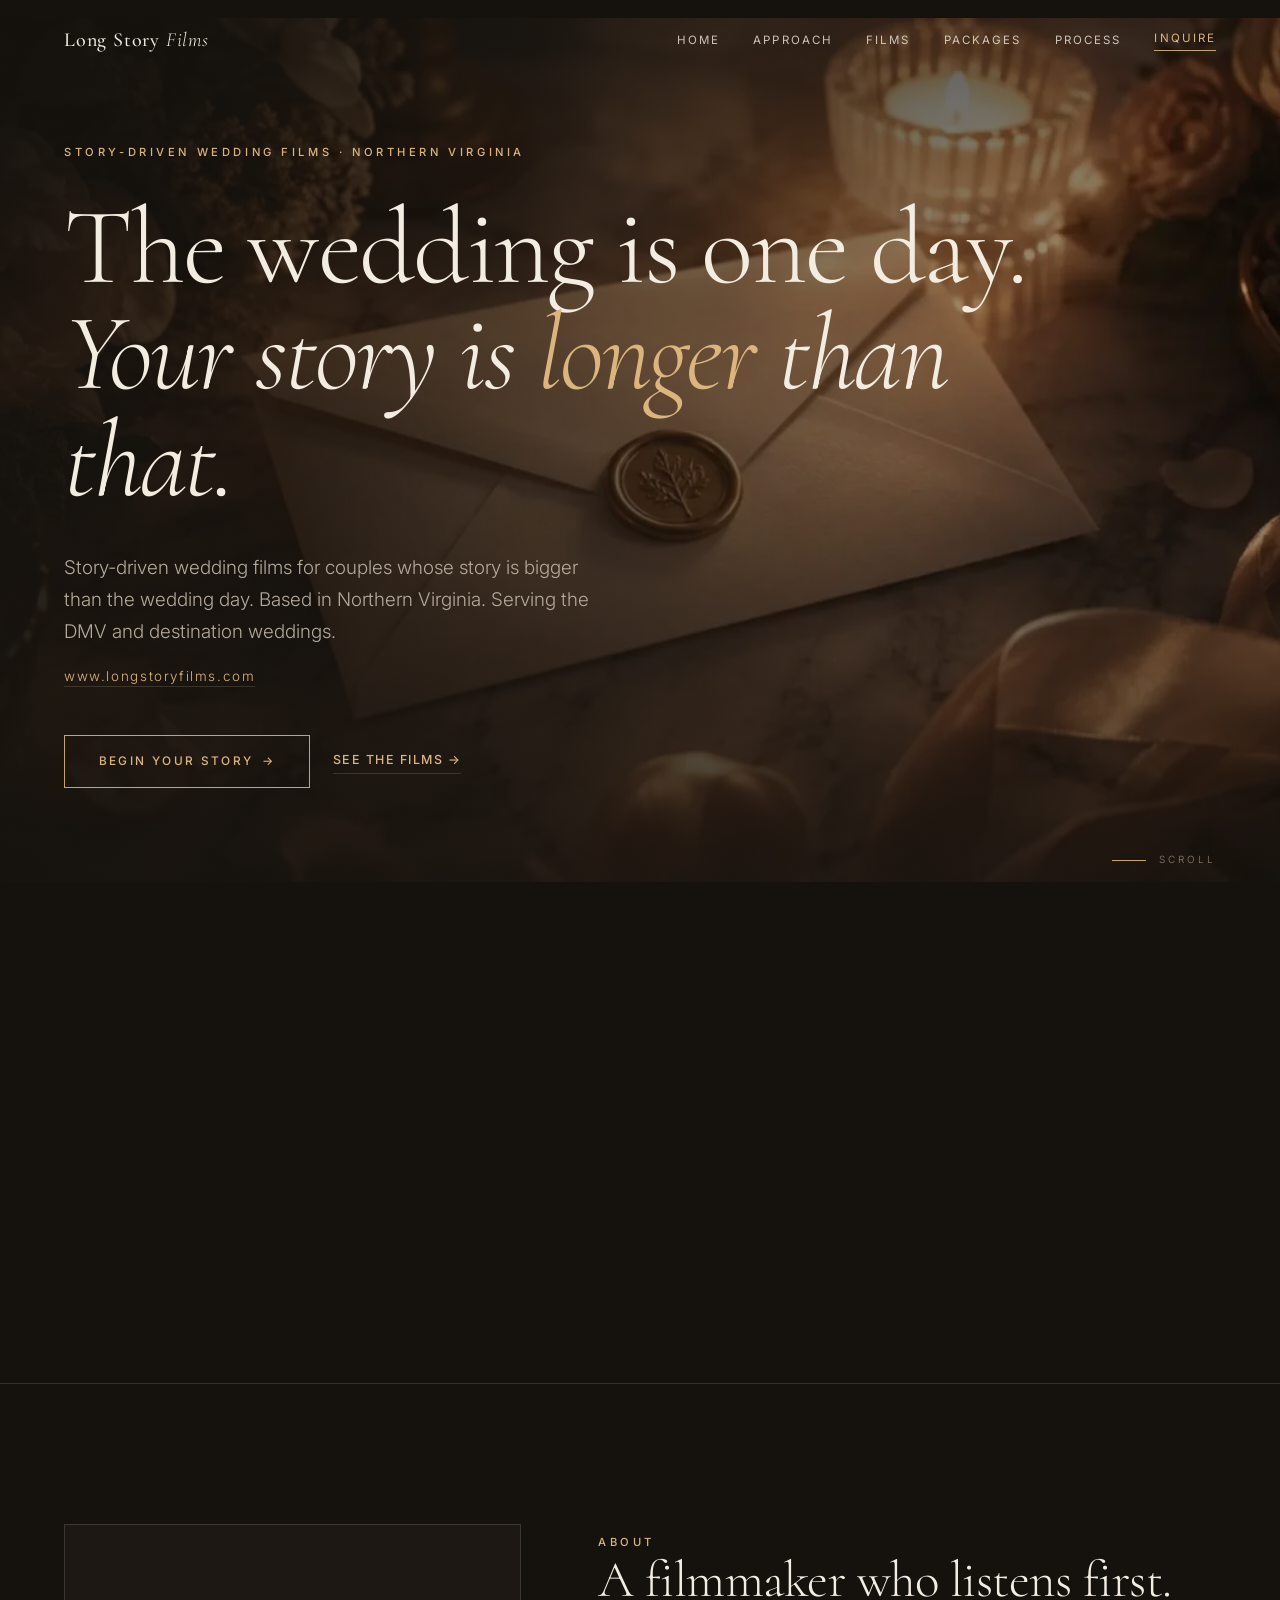
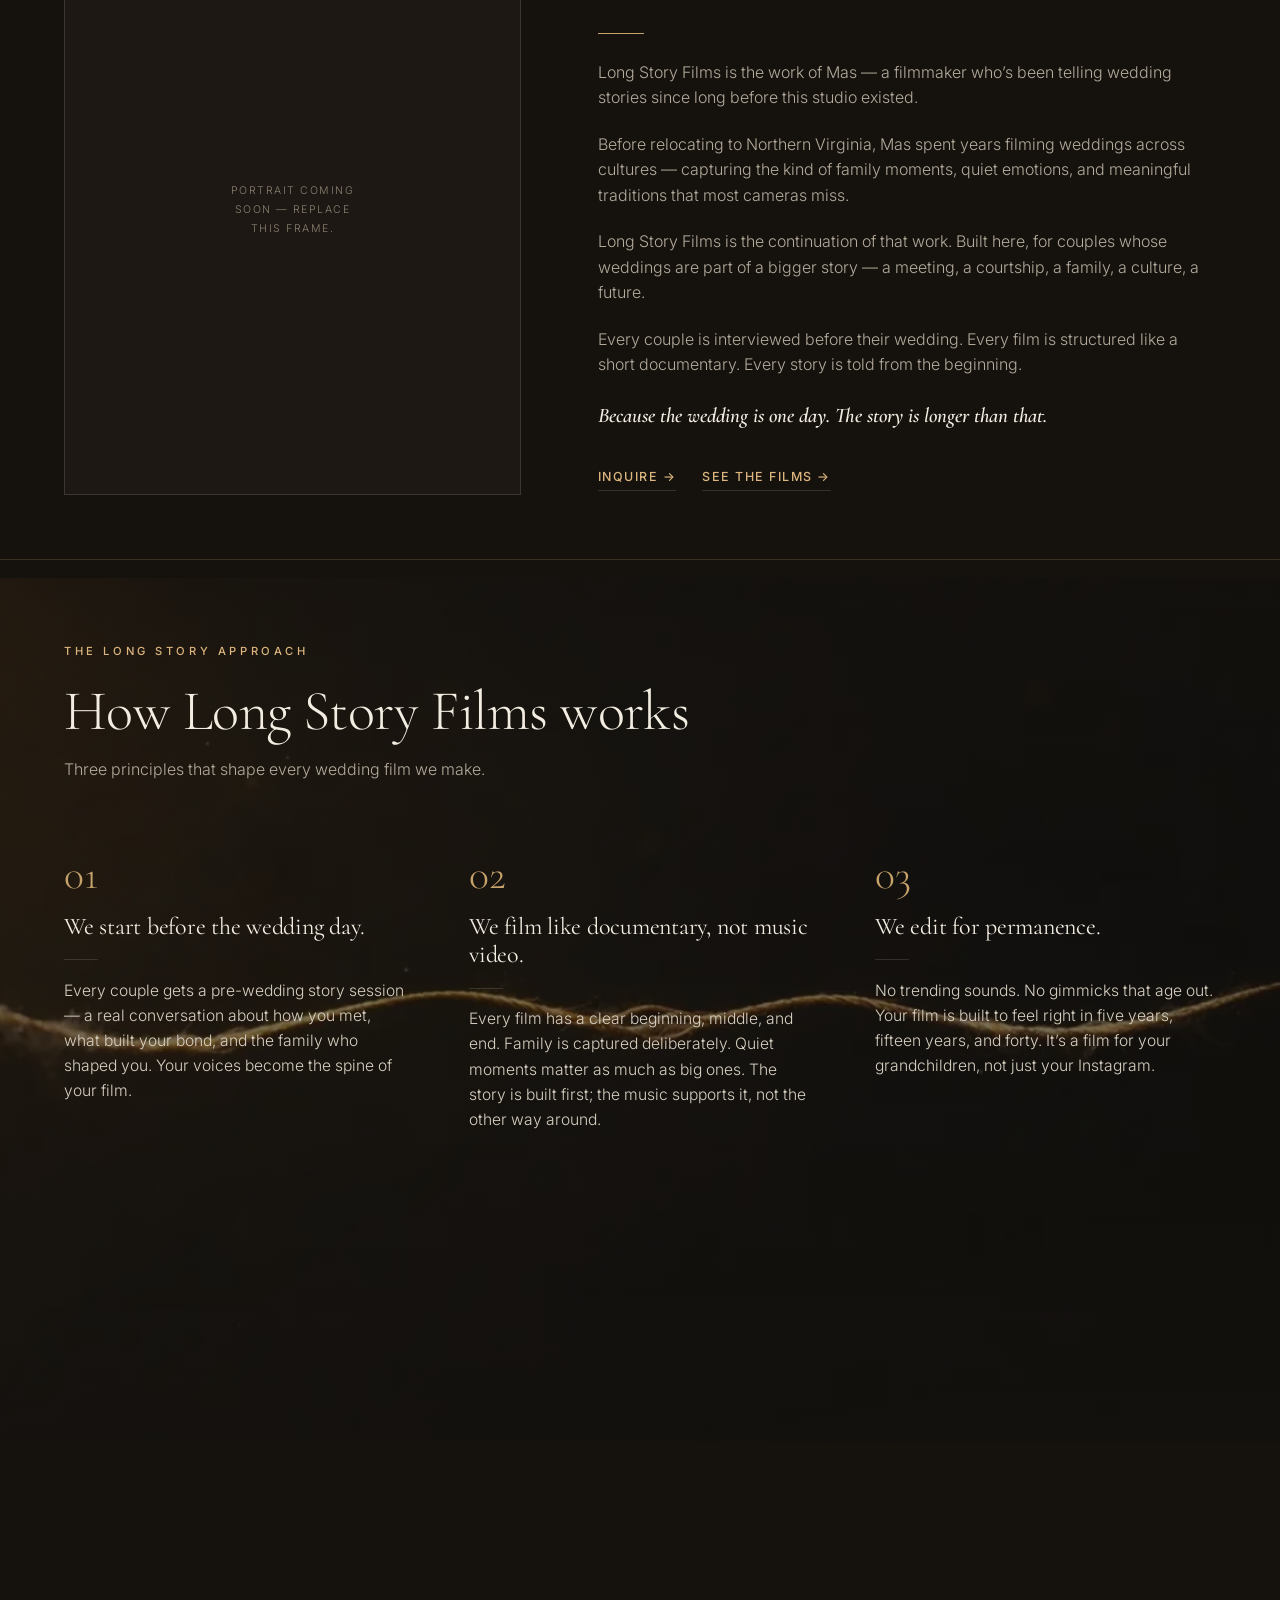
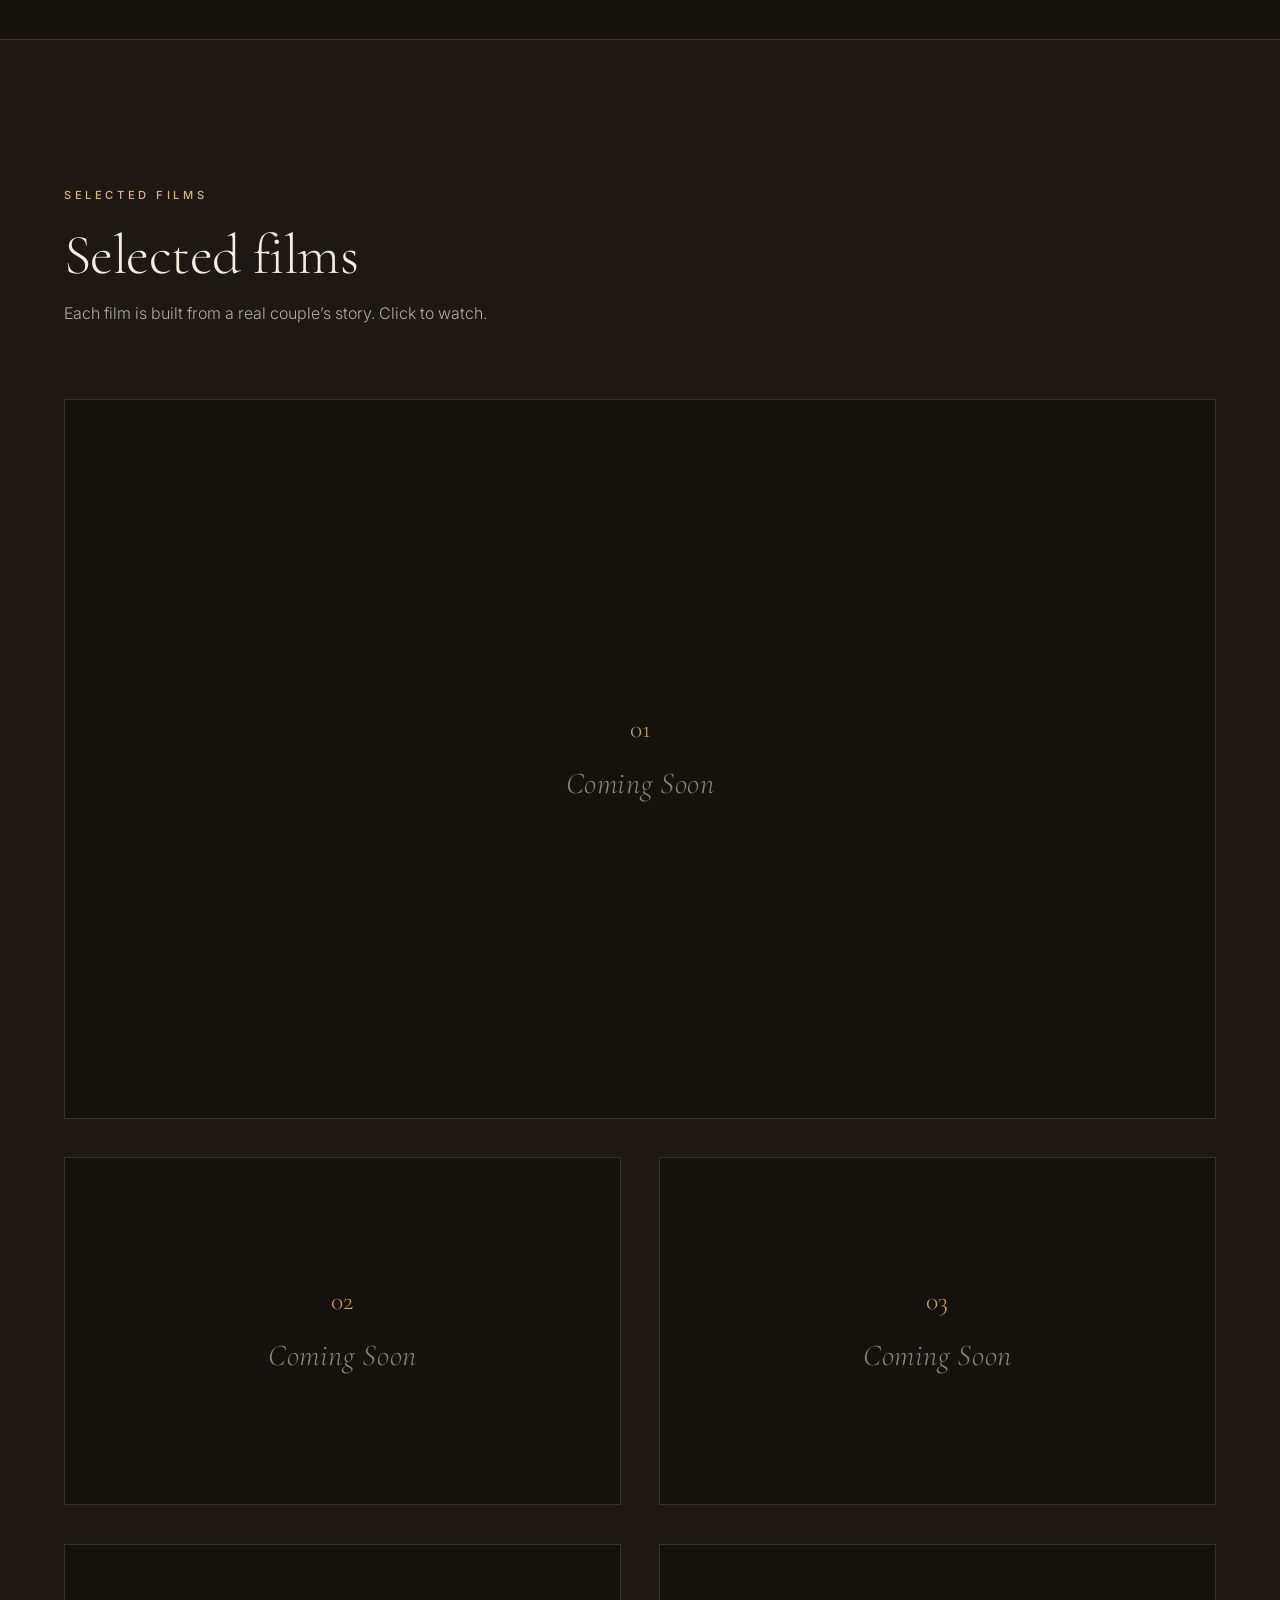
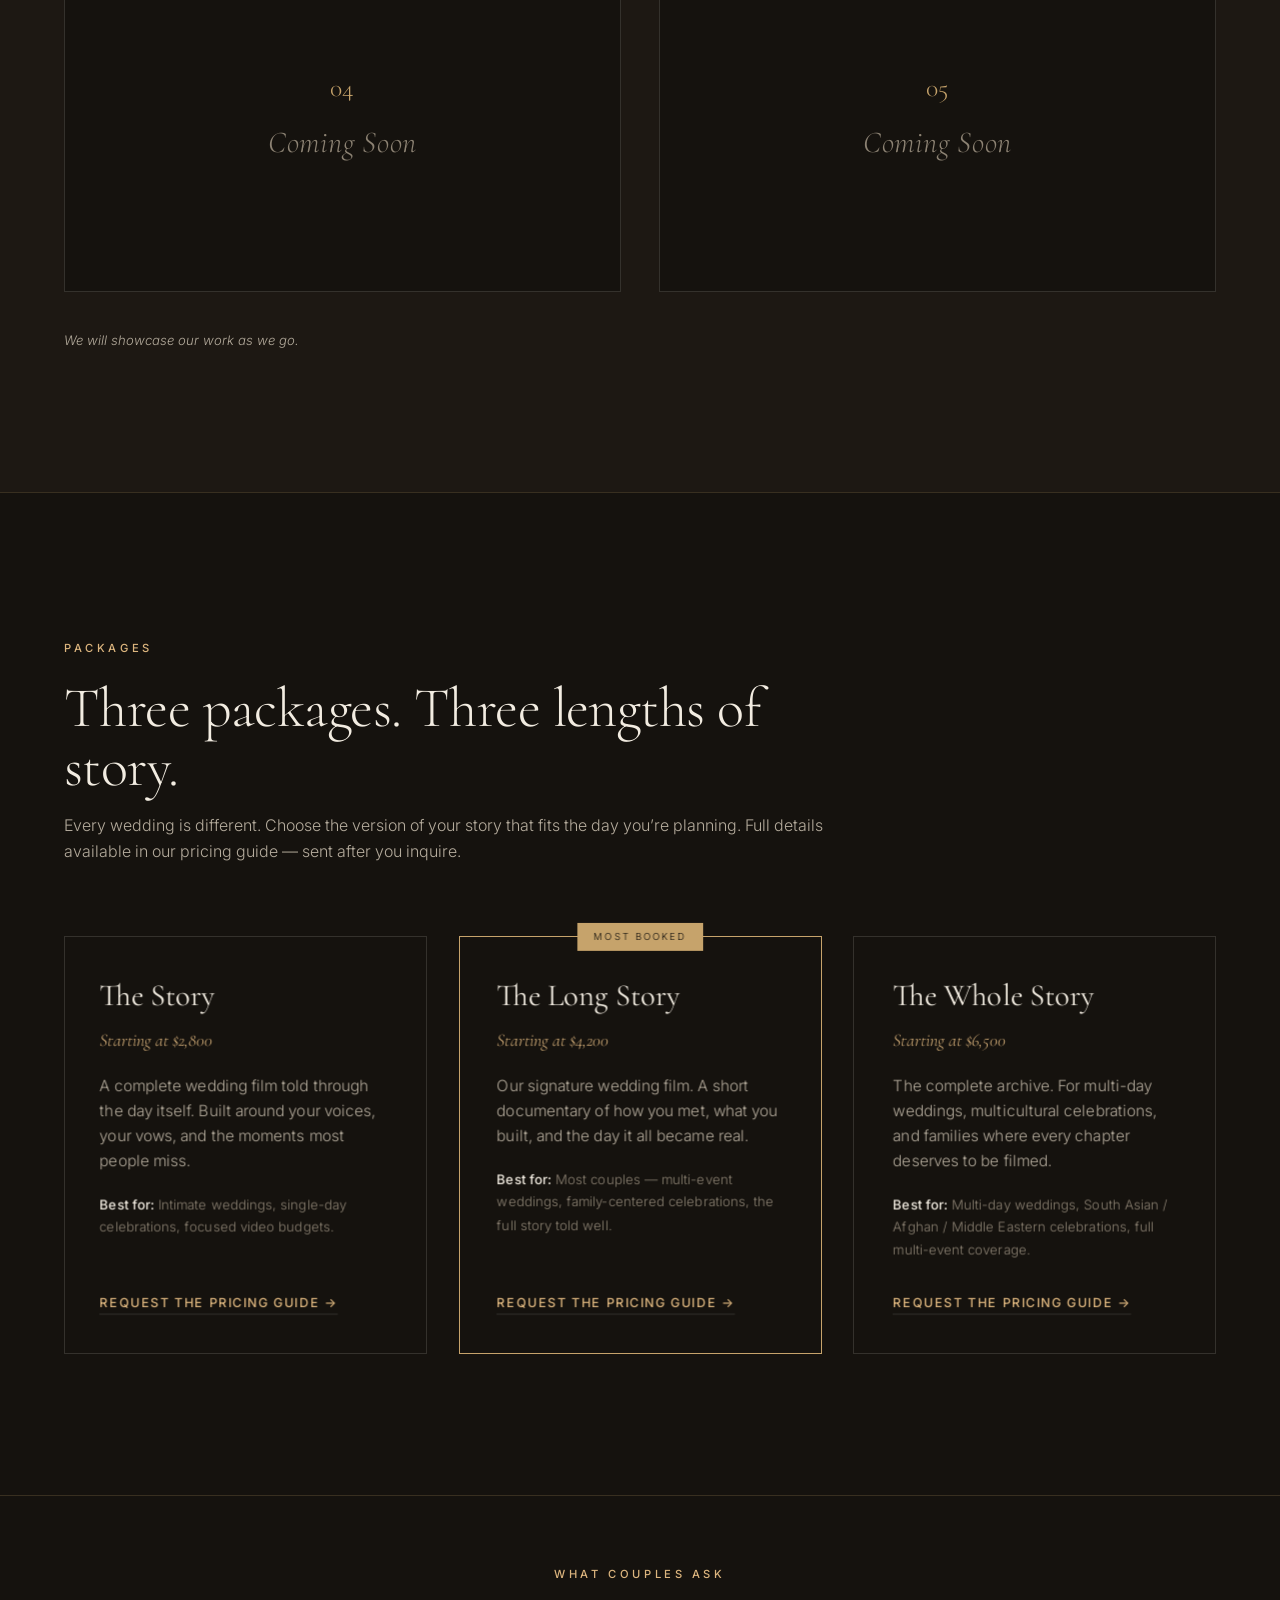
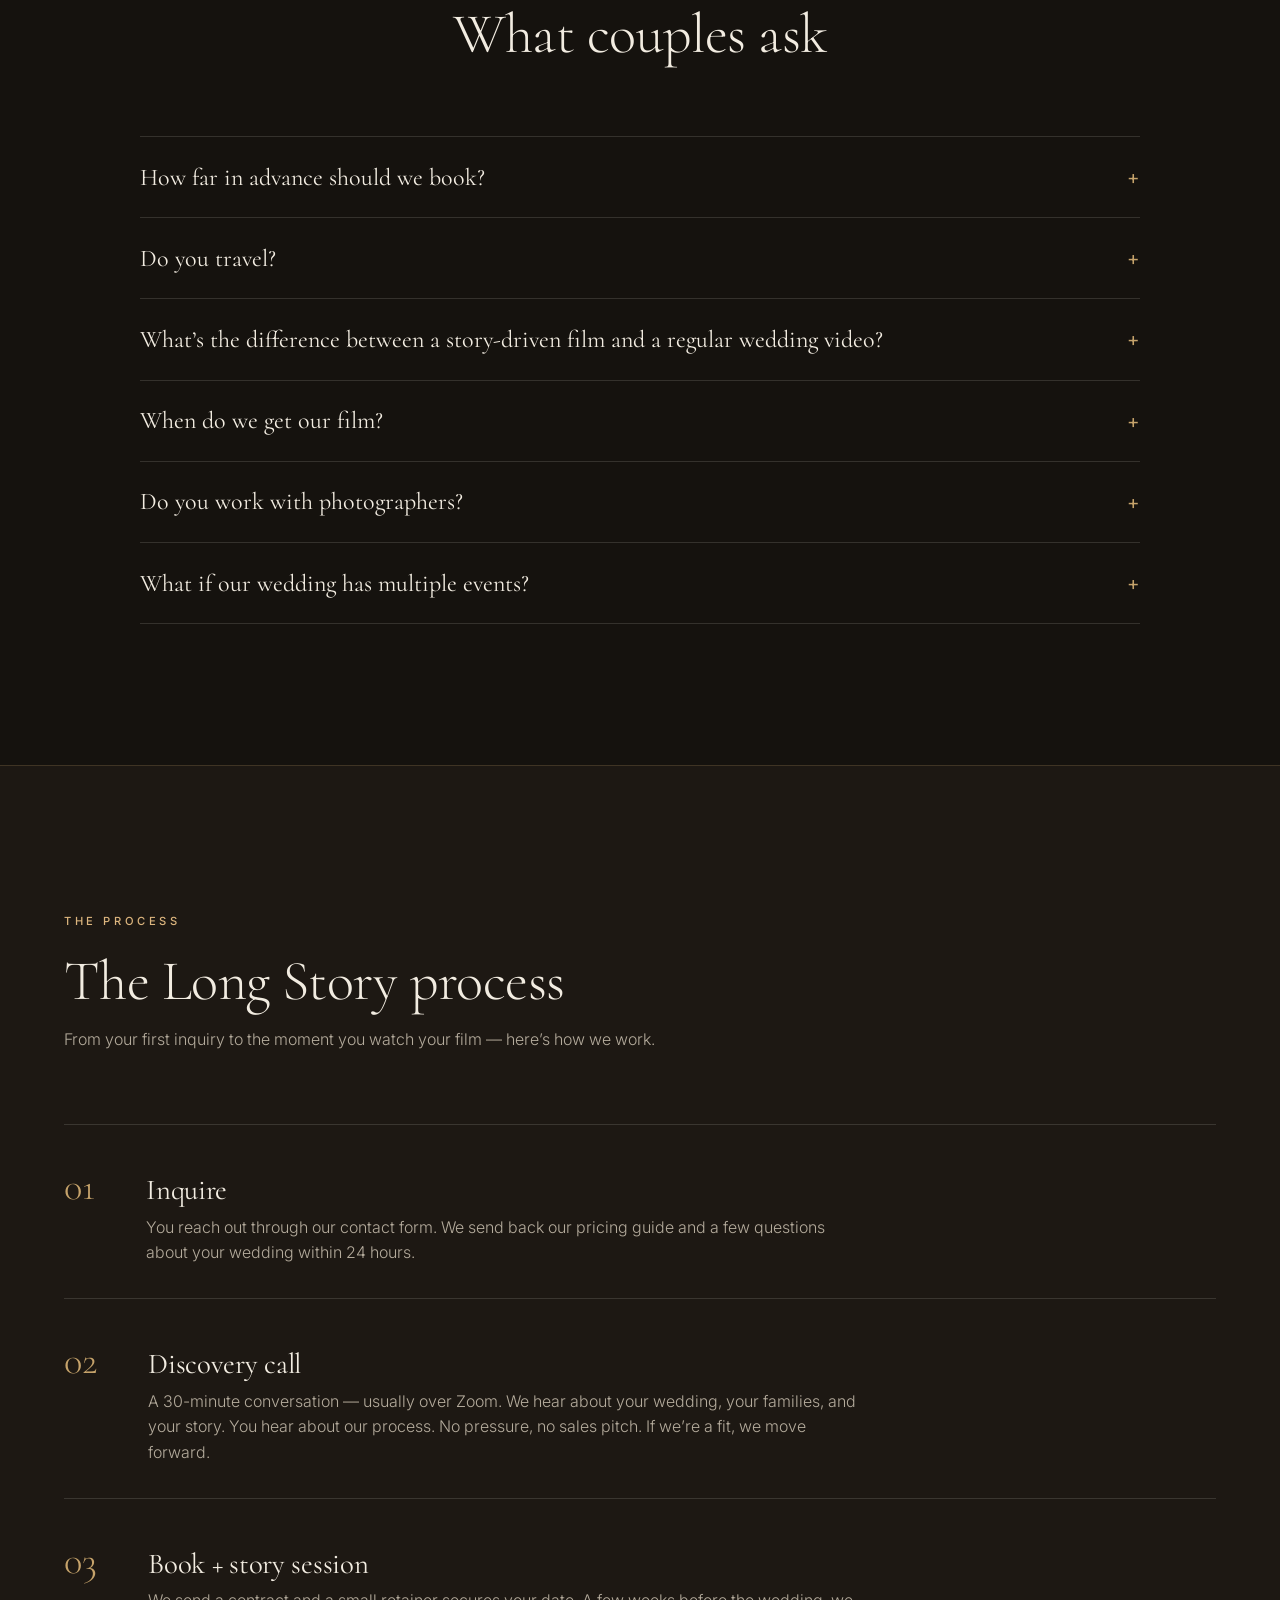
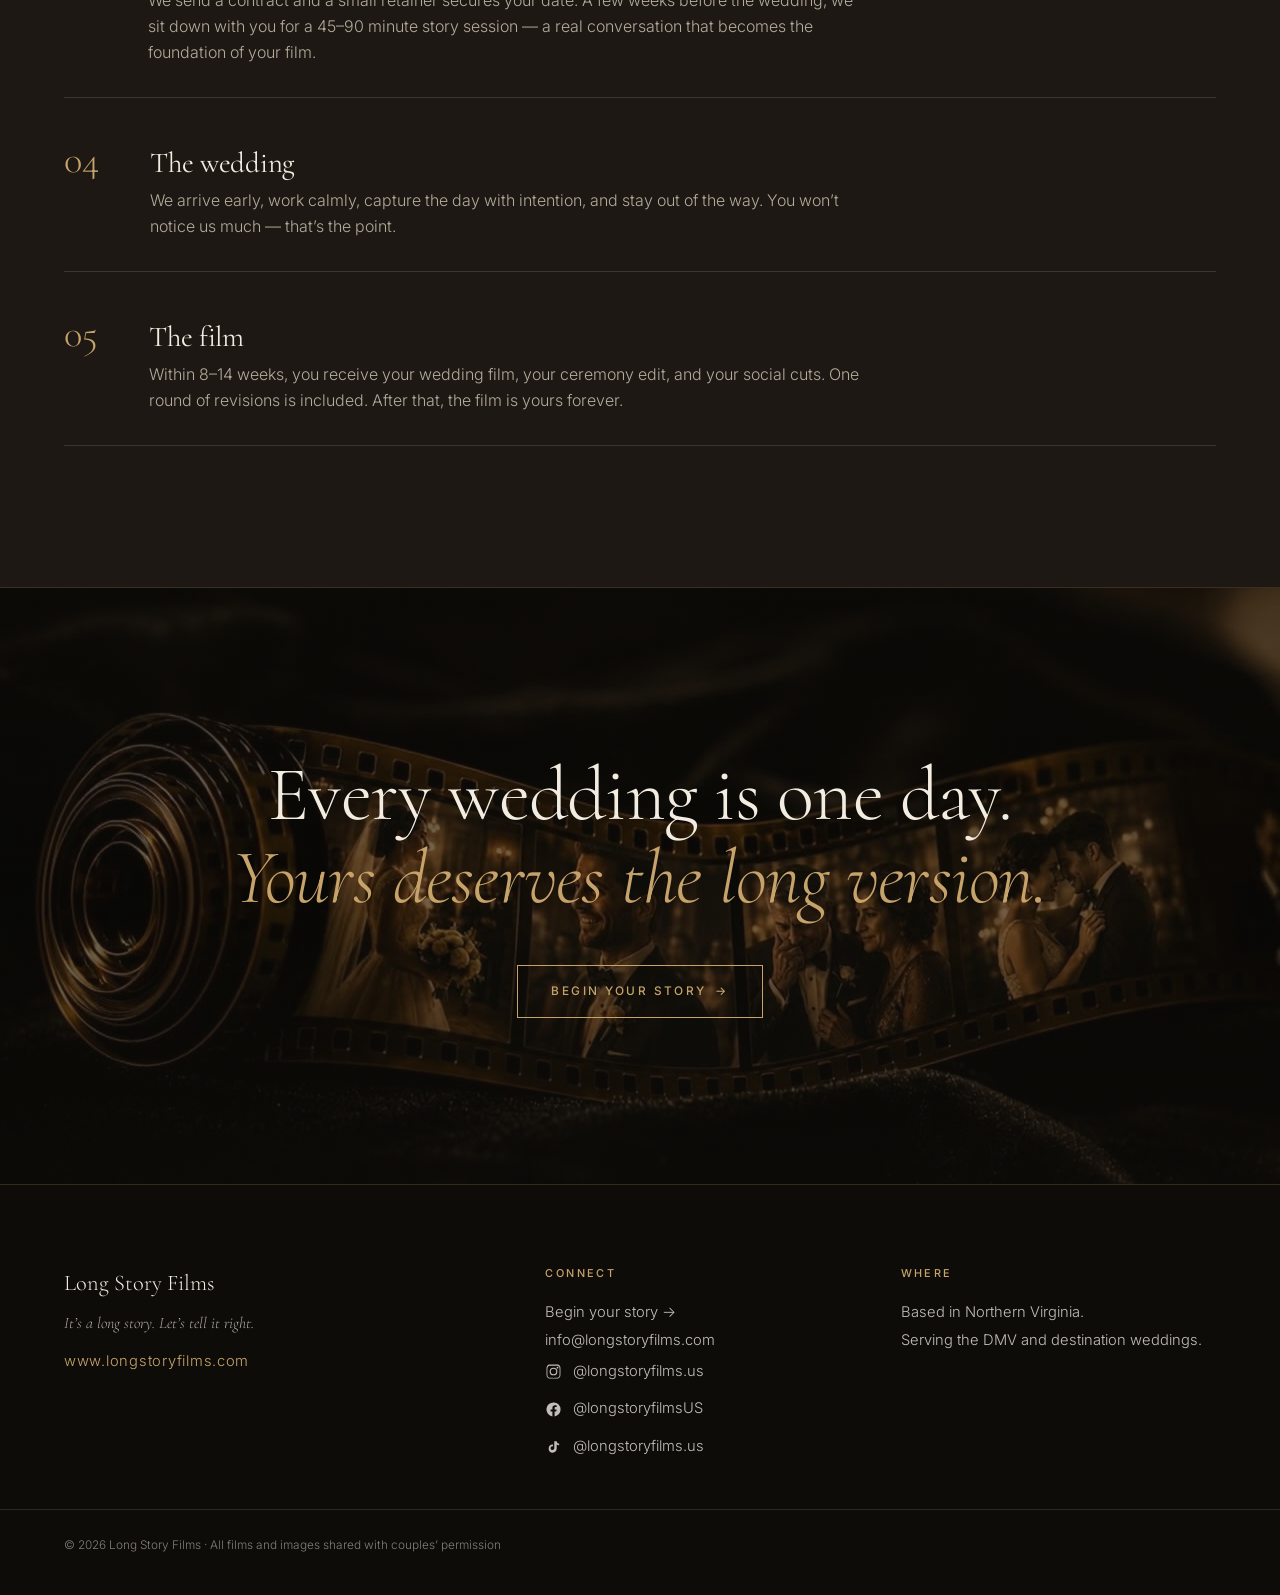
<file: index.html>
<!DOCTYPE html>
<html lang="en">
<head>
<meta charset="UTF-8" />
<meta name="viewport" content="width=device-width, initial-scale=1.0" />
<title>Long Story Films — Story-Driven Wedding Films · Northern Virginia</title>
<meta name="description" content="Story-driven wedding films for couples whose story is bigger than the wedding day. Based in Northern Virginia, serving the DMV and destination weddings." />
<meta name="theme-color" content="#F5F1EA" />

<!-- Favicon — TODO: add /assets/favicon.png (and optionally .ico / apple-touch) -->
<link rel="icon" type="image/png" href="assets/favicon.png" />
<link rel="apple-touch-icon" href="assets/favicon.png" />

<!-- Open Graph — TODO: export /assets/og-image.jpg (1200×630) and set og:url to the live URL -->
<meta property="og:title" content="Long Story Films — Story-Driven Wedding Films" />
<meta property="og:description" content="The wedding is one day. Your story is longer than that." />
<meta property="og:type" content="website" />
<meta property="og:image" content="https://www.longstoryfilms.com/assets/og-image.jpg" />
<meta property="og:url" content="https://www.longstoryfilms.com/" />
<link rel="canonical" href="https://www.longstoryfilms.com/" />

<!-- Twitter Card — TODO: same og-image -->
<meta name="twitter:card" content="summary_large_image" />
<meta name="twitter:title" content="Long Story Films — Story-Driven Wedding Films" />
<meta name="twitter:description" content="The wedding is one day. Your story is longer than that." />
<meta name="twitter:image" content="https://www.longstoryfilms.com/assets/og-image.jpg" />

<!-- Locked two-font system: Cormorant (serif display) + Inter (sans body) -->
<link rel="preconnect" href="https://fonts.googleapis.com" />
<link rel="preconnect" href="https://fonts.gstatic.com" crossorigin />
<link href="https://fonts.googleapis.com/css2?family=Cormorant:ital,wght@0,300;0,400;0,500;0,600;1,300;1,400;1,500&family=Inter:wght@300;400;500;600&display=swap" rel="stylesheet" />

<link rel="stylesheet" href="css/style.css" />
</head>
<body>

<!-- ===================== HEADER ===================== -->
<header class="site-header" id="header">
  <div class="container header-inner">
    <a href="#top" class="logo">Long Story <span class="light">Films</span></a>
    <button class="menu-toggle" id="menuToggle" aria-label="Menu" aria-expanded="false">Menu</button>
    <nav class="nav" id="nav" aria-label="Primary">
      <a href="#top">Home</a>
      <a href="#approach">Approach</a>
      <a href="#films">Films</a>
      <a href="#packages">Packages</a>
      <a href="#process">Process</a>
      <a href="inquire.html" class="nav-cta">Inquire</a>
    </nav>
  </div>
</header>

<main id="main">

<!-- ===== FILM STAGE: hero + tagline over the full-bleed, scroll-scrubbed invitation film ===== -->
<div class="film-stage vsec" id="filmStage">
  <!-- 242 frames in /frames are rendered to this pinned, full-viewport canvas
       by js/app.js and advance as you scroll through the hero AND tagline. -->
  <div class="vsec-bg">
    <div class="vsec-sticky">
      <canvas class="vsec-canvas" id="heroCanvas" aria-hidden="true"></canvas>
      <div class="vsec-overlay stage-overlay" aria-hidden="true"></div>
    </div>
  </div>

  <section class="hero vsec-content" id="top">
    <div class="container">
      <div class="hero-inner">
        <span class="eyebrow">Story-Driven Wedding Films · Northern Virginia</span>
        <h1>
          <span class="ln">The wedding is one day.</span>
          <span class="ln second">Your story is <em>longer</em> than that.</span>
        </h1>
        <p class="hero-sub">Story-driven wedding films for couples whose story is bigger than the wedding day. Based in Northern Virginia. Serving the DMV and destination weddings.</p>
        <p class="hero-web"><a href="https://www.longstoryfilms.com" target="_blank" rel="noopener">www.longstoryfilms.com</a></p>
        <div class="hero-cta">
          <a href="inquire.html" class="btn btn-gold">Begin Your Story <span class="arrow">→</span></a>
          <a href="#films" class="link-arrow">See the films →</a>
        </div>
      </div>
    </div>
    <div class="scroll-cue"><span class="stem"></span> Scroll</div>
  </section>

  <section class="tagline-band vsec-content scroll-inout">
    <div class="container">
      <div class="ribbon" aria-hidden="true">
        <svg class="ribbon-svg" viewBox="0 0 260 70" role="presentation">
          <defs>
            <linearGradient id="rgGold" x1="0" y1="0" x2="0" y2="1">
              <stop offset="0" stop-color="#E4C892" />
              <stop offset="0.5" stop-color="#C6A36B" />
              <stop offset="1" stop-color="#7d6536" />
            </linearGradient>
            <clipPath id="rgClip"><rect x="34" y="22" width="192" height="26" rx="2" /></clipPath>
          </defs>
          <path d="M44 24 L8 35 L44 46 L37 35 Z" fill="#7d6536" />
          <path d="M216 24 L252 35 L216 46 L223 35 Z" fill="#7d6536" />
          <rect x="34" y="22" width="192" height="26" rx="2" fill="url(#rgGold)" />
          <rect x="120" y="17" width="20" height="36" rx="2" fill="#9a7d49" />
          <g clip-path="url(#rgClip)">
            <rect class="sheen" x="34" y="22" width="42" height="26" fill="rgba(255,246,226,0.8)" />
          </g>
        </svg>
      </div>
      <p><span class="lead">It’s a long story.</span> Let’s tell it right.</p>
    </div>
  </section>
</div>

<!-- ===================== ABOUT ===================== -->
<section class="section" id="about">
  <div class="container">
  <div class="about-grid">
    <div class="portrait-slot reveal">
    </div>
    <div class="about-copy reveal">
      <span class="eyebrow">About</span>
      <h2>A filmmaker who listens first.</h2>
      <div class="rule"></div>
      <p>Long Story Films is the work of Mas — a filmmaker who’s been telling wedding stories since long before this studio existed.</p>
      <p>Before relocating to Northern Virginia, Mas spent years filming weddings across cultures — capturing the kind of family moments, quiet emotions, and meaningful traditions that most cameras miss.</p>
      <p>Long Story Films is the continuation of that work. Built here, for couples whose weddings are part of a bigger story — a meeting, a courtship, a family, a culture, a future.</p>
      <p>Every couple is interviewed before their wedding. Every film is structured like a short documentary. Every story is told from the beginning.</p>
      <p class="close" style="font-weight:600;">Because the wedding is one day. The story is longer than that.</p>
      <div class="about-cta">
        <a href="inquire.html" class="link-arrow">Inquire →</a>
        <a href="#films" class="link-arrow">See the films →</a>
      </div>
    </div>
  </div>
  </div>
</section>

<!-- ===================== APPROACH (strip.mp4 scrubbed behind) ===================== -->
<section class="section approach vsec" id="approach">
  <div class="vsec-bg">
    <div class="vsec-sticky">
      <canvas class="vsec-canvas" id="stripCanvas" aria-hidden="true"></canvas>
      <div class="vsec-overlay approach-overlay" aria-hidden="true"></div>
    </div>
  </div>
  <div class="container vsec-content">
  <div class="section-head reveal">
    <span class="eyebrow">The Long Story Approach</span>
    <h2>How Long Story Films works</h2>
    <p>Three principles that shape every wedding film we make.</p>
  </div>
  <div class="principles stagger">
    <div class="principle">
      <div class="num">01</div>
      <h3>We start before the wedding day.</h3>
      <div class="pdivider"></div>
      <p>Every couple gets a pre-wedding story session — a real conversation about how you met, what built your bond, and the family who shaped you. Your voices become the spine of your film.</p>
    </div>
    <div class="principle">
      <div class="num">02</div>
      <h3>We film like documentary, not music video.</h3>
      <div class="pdivider"></div>
      <p>Every film has a clear beginning, middle, and end. Family is captured deliberately. Quiet moments matter as much as big ones. The story is built first; the music supports it, not the other way around.</p>
    </div>
    <div class="principle">
      <div class="num">03</div>
      <h3>We edit for permanence.</h3>
      <div class="pdivider"></div>
      <p>No trending sounds. No gimmicks that age out. Your film is built to feel right in five years, fifteen years, and forty. It’s a film for your grandchildren, not just your Instagram.</p>
    </div>
  </div>
  </div>
</section>

<!-- ===================== FILMS ===================== -->
<section class="section films" id="films">
  <div class="container">
    <div class="section-head reveal">
      <span class="eyebrow">Selected Films</span>
      <h2>Selected films</h2>
      <p>Each film is built from a real couple’s story. Click to watch.</p>
    </div>
    <div class="film-grid stagger">
      <div class="film wide"><div class="fnum">01</div><div class="soon">Coming Soon</div></div>
      <div class="film"><div class="fnum">02</div><div class="soon">Coming Soon</div></div>
      <div class="film"><div class="fnum">03</div><div class="soon">Coming Soon</div></div>
      <div class="film"><div class="fnum">04</div><div class="soon">Coming Soon</div></div>
      <div class="film"><div class="fnum">05</div><div class="soon">Coming Soon</div></div>
    </div>
    <p class="footnote reveal">We will showcase our work as we go.</p>
  </div>
</section>

<!-- ===================== PACKAGES ===================== -->
<section class="section" id="packages">
  <div class="container">
  <div class="section-head reveal">
    <span class="eyebrow">Packages</span>
    <h2>Three packages. Three lengths of story.</h2>
    <p>Every wedding is different. Choose the version of your story that fits the day you’re planning. Full details available in our pricing guide — sent after you inquire.</p>
  </div>
  <div class="packages-grid stagger">
    <div class="pkg">
      <div class="pkg-name">The Story</div>
      <div class="pkg-price">Starting at $2,800</div>
      <p class="pkg-desc">A complete wedding film told through the day itself. Built around your voices, your vows, and the moments most people miss.</p>
      <p class="pkg-best"><strong>Best for:</strong> Intimate weddings, single-day celebrations, focused video budgets.</p>
      <div class="pkg-foot"><a href="inquire.html" class="link-arrow">Request the pricing guide →</a></div>
    </div>
    <div class="pkg featured">
      <div class="pkg-name">The Long Story</div>
      <div class="pkg-price">Starting at $4,200</div>
      <p class="pkg-desc">Our signature wedding film. A short documentary of how you met, what you built, and the day it all became real.</p>
      <p class="pkg-best"><strong>Best for:</strong> Most couples — multi-event weddings, family-centered celebrations, the full story told well.</p>
      <div class="pkg-foot"><a href="inquire.html" class="link-arrow">Request the pricing guide →</a></div>
    </div>
    <div class="pkg">
      <div class="pkg-name">The Whole Story</div>
      <div class="pkg-price">Starting at $6,500</div>
      <p class="pkg-desc">The complete archive. For multi-day weddings, multicultural celebrations, and families where every chapter deserves to be filmed.</p>
      <p class="pkg-best"><strong>Best for:</strong> Multi-day weddings, South Asian / Afghan / Middle Eastern celebrations, full multi-event coverage.</p>
      <div class="pkg-foot"><a href="inquire.html" class="link-arrow">Request the pricing guide →</a></div>
    </div>
  </div>
  </div>
</section>

<!-- ===================== FAQ ===================== -->
<section class="section tight-top" id="faq">
  <div class="container">
  <div class="section-head reveal center" style="margin-left:auto;margin-right:auto;">
    <span class="eyebrow">What Couples Ask</span>
    <h2>What couples ask</h2>
  </div>
  <div class="faq-list reveal">
    <div class="faq">
      <button class="faq-q">How far in advance should we book?<span class="sign">+</span></button>
      <div class="faq-a"><p>Most couples reach out 8–14 months before their wedding date, especially for peak season (May–October). We take on a limited number of weddings each season to give every story the time it deserves — earlier is always better.</p></div>
    </div>
    <div class="faq">
      <button class="faq-q">Do you travel?<span class="sign">+</span></button>
      <div class="faq-a"><p>Yes. We’re based in Northern Virginia and serve the full DMV — Northern Virginia, DC, and Maryland — as well as destination weddings across the US and internationally. Travel beyond 60 miles from our base is billed at cost.</p></div>
    </div>
    <div class="faq">
      <button class="faq-q">What’s the difference between a story-driven film and a regular wedding video?<span class="sign">+</span></button>
      <div class="faq-a"><p>A regular wedding video documents what happened on the wedding day. A story-driven wedding film tells why the wedding day matters — how you met, what built your bond, the family and culture you come from, and how the wedding day becomes part of that larger story. We interview every couple before the wedding so your voices and your story carry the film.</p></div>
    </div>
    <div class="faq">
      <button class="faq-q">When do we get our film?<span class="sign">+</span></button>
      <div class="faq-a"><p>Standard delivery is 8 to 14 weeks after the wedding, depending on your package — 8–10 weeks for The Story, 10–12 weeks for The Long Story, and 12–14 weeks for The Whole Story. Rush delivery (4–6 weeks) is available as an add-on. We never publish a film without your approval first.</p></div>
    </div>
    <div class="faq">
      <button class="faq-q">Do you work with photographers?<span class="sign">+</span></button>
      <div class="faq-a"><p>Always. Photographers are the first visual vendor; we work with your photographer, never against them. If you haven’t booked a photographer yet, we’re happy to recommend ones we love working with in the DMV.</p></div>
    </div>
    <div class="faq">
      <button class="faq-q">What if our wedding has multiple events?<span class="sign">+</span></button>
      <div class="faq-a"><p>Multi-event weddings — engagement nights, mehndi/henna, nikkah, ceremony, and reception — are some of our favorite projects to film. The Whole Story package is specifically built for multi-day celebrations. We’re especially experienced with South Asian, Afghan, Persian, Arab, and multicultural weddings.</p></div>
    </div>
  </div>
  </div>
</section>

<!-- ===================== PROCESS ===================== -->
<section class="section process" id="process">
  <div class="container">
    <div class="section-head reveal">
      <span class="eyebrow">The Process</span>
      <h2>The Long Story process</h2>
      <p>From your first inquiry to the moment you watch your film — here’s how we work.</p>
    </div>
    <div class="steps reveal">
      <div class="step"><div class="snum">01</div><div><h3>Inquire</h3><p>You reach out through our contact form. We send back our pricing guide and a few questions about your wedding within 24 hours.</p></div></div>
      <div class="step"><div class="snum">02</div><div><h3>Discovery call</h3><p>A 30-minute conversation — usually over Zoom. We hear about your wedding, your families, and your story. You hear about our process. No pressure, no sales pitch. If we’re a fit, we move forward.</p></div></div>
      <div class="step"><div class="snum">03</div><div><h3>Book + story session</h3><p>We send a contract and a small retainer secures your date. A few weeks before the wedding, we sit down with you for a 45–90 minute story session — a real conversation that becomes the foundation of your film.</p></div></div>
      <div class="step"><div class="snum">04</div><div><h3>The wedding</h3><p>We arrive early, work calmly, capture the day with intention, and stay out of the way. You won’t notice us much — that’s the point.</p></div></div>
      <div class="step"><div class="snum">05</div><div><h3>The film</h3><p>Within 8–14 weeks, you receive your wedding film, your ceremony edit, and your social cuts. One round of revisions is included. After that, the film is yours forever.</p></div></div>
    </div>
  </div>
</section>

<!-- ============ FINAL INVITATION (reel.mp4 looping behind) ============ -->
<section class="invitation vsec-loop">
  <div class="vsec-bg">
    <video class="vsec-video" id="reelVideo" autoplay muted loop playsinline preload="metadata"
           poster="assets/reel-poster.jpg" aria-hidden="true">
      <source src="assets/reel.mp4" type="video/mp4" />
    </video>
    <div class="vsec-overlay invitation-overlay" aria-hidden="true"></div>
  </div>
  <div class="container vsec-content">
    <h2>Every wedding is one day.<br /><span class="italic">Yours deserves the long version.</span></h2>
    <a href="inquire.html" class="btn">Begin Your Story <span class="arrow">→</span></a>
  </div>
</section>

</main>

<!-- ===================== FOOTER ===================== -->
<footer class="footer">
  <div class="container footer-grid">
    <div>
      <div class="f-brand">Long Story Films</div>
      <div class="f-tag">It’s a long story. Let’s tell it right.</div>
      <p class="f-web"><a href="https://www.longstoryfilms.com" target="_blank" rel="noopener">www.longstoryfilms.com</a></p>
    </div>
    <div>
      <h4>Connect</h4>
      <p><a href="inquire.html">Begin your story →</a></p>
      <p><a href="mailto:info@longstoryfilms.com">info@longstoryfilms.com</a></p>
      <div class="socials">
        <a href="https://instagram.com/longstoryfilms.us" target="_blank" rel="noopener" aria-label="Instagram">
          <svg class="social-ico" viewBox="0 0 24 24" aria-hidden="true"><path d="M12 2.16c3.2 0 3.58.01 4.85.07 1.17.05 1.8.25 2.23.41.56.22.96.48 1.38.9.42.42.68.82.9 1.38.16.43.36 1.06.41 2.23.06 1.27.07 1.65.07 4.85s-.01 3.58-.07 4.85c-.05 1.17-.25 1.8-.41 2.23a3.7 3.7 0 0 1-.9 1.38 3.7 3.7 0 0 1-1.38.9c-.43.16-1.06.36-2.23.41-1.27.06-1.65.07-4.85.07s-3.58-.01-4.85-.07c-1.17-.05-1.8-.25-2.23-.41a3.7 3.7 0 0 1-1.38-.9 3.7 3.7 0 0 1-.9-1.38c-.16-.43-.36-1.06-.41-2.23-.06-1.27-.07-1.65-.07-4.85s.01-3.58.07-4.85c.05-1.17.25-1.8.41-2.23.22-.56.48-.96.9-1.38.42-.42.82-.68 1.38-.9.43-.16 1.06-.36 2.23-.41C8.42 2.17 8.8 2.16 12 2.16zm0 1.62c-3.15 0-3.52.01-4.76.07-.9.04-1.39.2-1.71.32-.43.17-.74.37-1.06.69-.32.32-.52.63-.69 1.06-.12.32-.28.81-.32 1.71-.06 1.24-.07 1.61-.07 4.76s.01 3.52.07 4.76c.04.9.2 1.39.32 1.71.17.43.37.74.69 1.06.32.32.63.52 1.06.69.32.12.81.28 1.71.32 1.24.06 1.61.07 4.76.07s3.52-.01 4.76-.07c.9-.04 1.39-.2 1.71-.32.43-.17.74-.37 1.06-.69.32-.32.52-.63.69-1.06.12-.32.28-.81.32-1.71.06-1.24.07-1.61.07-4.76s-.01-3.52-.07-4.76c-.04-.9-.2-1.39-.32-1.71a2.85 2.85 0 0 0-.69-1.06 2.85 2.85 0 0 0-1.06-.69c-.32-.12-.81-.28-1.71-.32-1.24-.06-1.61-.07-4.76-.07zm0 2.76a5.46 5.46 0 1 1 0 10.92 5.46 5.46 0 0 1 0-10.92zm0 1.62a3.84 3.84 0 1 0 0 7.68 3.84 3.84 0 0 0 0-7.68zm5.65-2.91a1.28 1.28 0 1 1 0 2.56 1.28 1.28 0 0 1 0-2.56z"/></svg>
          @longstoryfilms.us
        </a>
        <a href="https://facebook.com/longstoryfilmsUS" target="_blank" rel="noopener" aria-label="Facebook">
          <svg class="social-ico" viewBox="0 0 24 24" aria-hidden="true"><path d="M22 12a10 10 0 1 0-11.56 9.88v-6.99H7.9V12h2.54V9.8c0-2.5 1.49-3.89 3.78-3.89 1.09 0 2.24.2 2.24.2v2.46h-1.26c-1.24 0-1.63.77-1.63 1.56V12h2.78l-.44 2.89h-2.34v6.99A10 10 0 0 0 22 12z"/></svg>
          @longstoryfilmsUS
        </a>
        <a href="https://www.tiktok.com/@longstoryfilms.us" target="_blank" rel="noopener" aria-label="TikTok">
          <svg class="social-ico" viewBox="0 0 24 24" aria-hidden="true"><path d="M16.5 3c.3 2.1 1.5 3.4 3.5 3.5v2.4c-1.2.1-2.3-.3-3.5-1v5.6c0 3.4-2.5 5.9-5.7 5.9A5.6 5.6 0 0 1 5.2 13c.1-2.9 2.4-5.3 5.3-5.3.3 0 .6 0 .9.1v2.6c-.3-.1-.6-.2-.9-.2-1.5 0-2.7 1.3-2.6 2.8 0 1.5 1.2 2.6 2.6 2.6 1.5 0 2.6-1.2 2.6-2.8V3h3.4z"/></svg>
          @longstoryfilms.us
        </a>
      </div>
    </div>
    <div>
      <h4>Where</h4>
      <p>Based in Northern Virginia.<br />Serving the DMV and destination weddings.</p>
    </div>
  </div>
  <div class="container footer-bottom">
    © 2026 Long Story Films · All films and images shared with couples’ permission
  </div>
</footer>

<script src="js/app.js" defer></script>
</body>
</html>
</file>
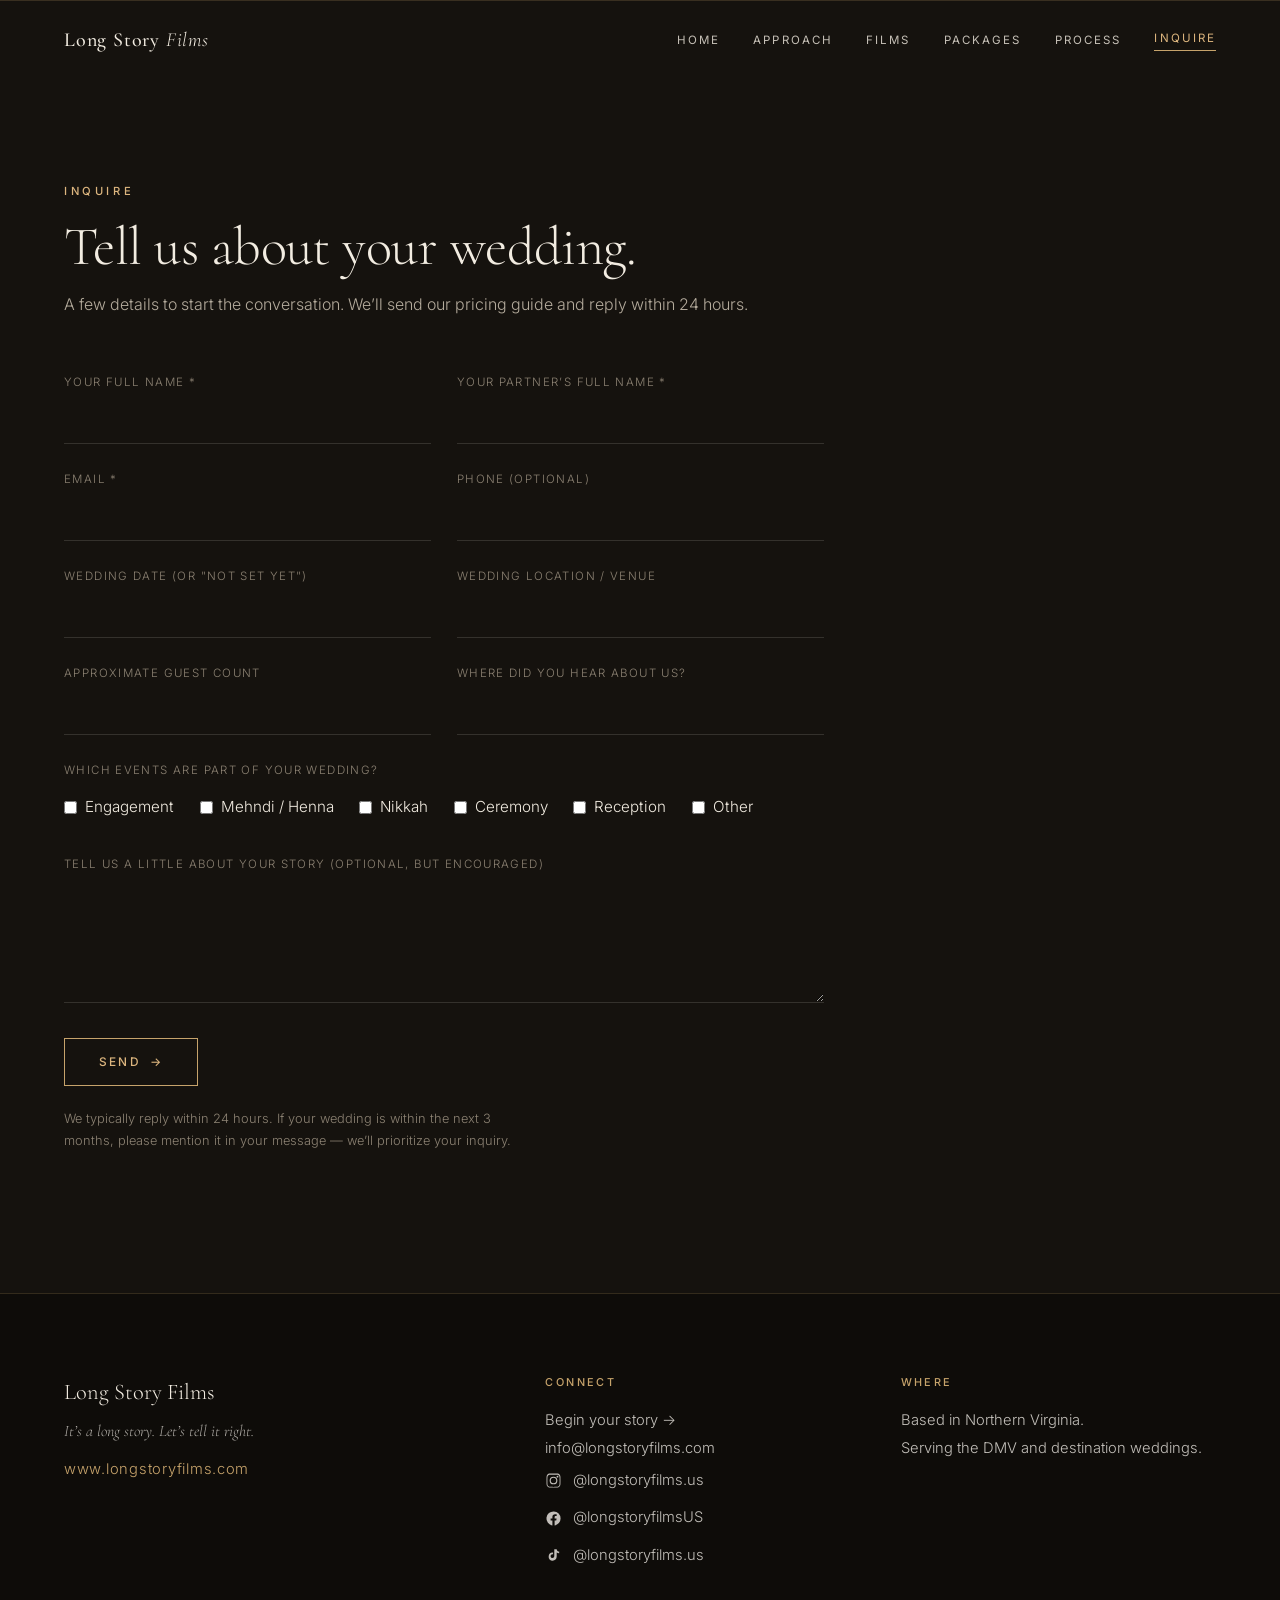
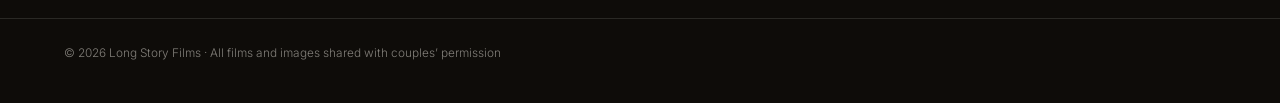
<file: inquire.html>
<!DOCTYPE html>
<html lang="en">
<head>
<meta charset="UTF-8" />
<meta name="viewport" content="width=device-width, initial-scale=1.0" />
<title>Inquire — Long Story Films · Northern Virginia</title>
<meta name="description" content="Tell us about your wedding. A few details to start the conversation — we’ll send our pricing guide and reply within 24 hours." />
<meta name="theme-color" content="#F5F1EA" />

<!-- Favicon — TODO: add /assets/favicon.png -->
<link rel="icon" type="image/png" href="assets/favicon.png" />
<link rel="apple-touch-icon" href="assets/favicon.png" />

<!-- Open Graph — TODO: export /assets/og-image.jpg (1200×630) -->
<meta property="og:title" content="Inquire — Long Story Films" />
<meta property="og:description" content="Tell us about your wedding. We’ll reply within 24 hours." />
<meta property="og:type" content="website" />
<meta property="og:image" content="https://www.longstoryfilms.com/assets/og-image.jpg" />
<meta property="og:url" content="https://www.longstoryfilms.com/inquire.html" />
<link rel="canonical" href="https://www.longstoryfilms.com/inquire.html" />

<!-- Twitter Card -->
<meta name="twitter:card" content="summary_large_image" />
<meta name="twitter:title" content="Inquire — Long Story Films" />
<meta name="twitter:description" content="Tell us about your wedding. We’ll reply within 24 hours." />
<meta name="twitter:image" content="https://www.longstoryfilms.com/assets/og-image.jpg" />

<!-- Locked two-font system: Cormorant (serif display) + Inter (sans body) -->
<link rel="preconnect" href="https://fonts.googleapis.com" />
<link rel="preconnect" href="https://fonts.gstatic.com" crossorigin />
<link href="https://fonts.googleapis.com/css2?family=Cormorant:ital,wght@0,300;0,400;0,500;0,600;1,300;1,400;1,500&family=Inter:wght@300;400;500;600&display=swap" rel="stylesheet" />

<link rel="stylesheet" href="css/style.css" />
</head>
<body>

<!-- ===================== HEADER ===================== -->
<header class="site-header scrolled" id="header">
  <div class="container header-inner">
    <a href="index.html#top" class="logo">Long Story <span class="light">Films</span></a>
    <button class="menu-toggle" id="menuToggle" aria-label="Menu" aria-expanded="false">Menu</button>
    <nav class="nav" id="nav" aria-label="Primary">
      <a href="index.html#top">Home</a>
      <a href="index.html#approach">Approach</a>
      <a href="index.html#films">Films</a>
      <a href="index.html#packages">Packages</a>
      <a href="index.html#process">Process</a>
      <a href="inquire.html" class="nav-cta">Inquire</a>
    </nav>
  </div>
</header>

<main id="main">

<!-- ===================== INQUIRE ===================== -->
<section class="section inquire" id="inquire" style="padding-top:clamp(8rem,16vw,11rem);">
  <div class="container">
    <div class="inquire-head reveal">
      <span class="eyebrow">Inquire</span>
      <h2>Tell us about your wedding.</h2>
      <p>A few details to start the conversation. We’ll send our pricing guide and reply within 24 hours.</p>
    </div>

    <!-- FormSubmit.co — sends submissions to info@longstoryfilms.com directly.
         First real submission triggers a one-time activation email to that
         address; click the link once to enable delivery. To switch to
         Formspree later, just replace the action URL with your form id. -->
    <form class="form reveal" id="inquiryForm" action="https://formsubmit.co/ajax/info@longstoryfilms.com" method="POST" novalidate>
      <input type="hidden" name="_subject" value="New inquiry — Long Story Films" />
      <input type="hidden" name="_template" value="table" />
      <input type="hidden" name="_captcha" value="false" />
      <input type="text" name="_honey" tabindex="-1" autocomplete="off" style="position:absolute;left:-9999px" aria-hidden="true" />
      <div class="form-row">
        <div class="field"><label for="name">Your full name *</label><input id="name" type="text" name="name" required /></div>
        <div class="field"><label for="partner">Your partner’s full name *</label><input id="partner" type="text" name="partner" required /></div>
      </div>
      <div class="form-row">
        <div class="field"><label for="email">Email *</label><input id="email" type="email" name="email" required /></div>
        <div class="field"><label for="phone">Phone (optional)</label><input id="phone" type="tel" name="phone" /></div>
      </div>
      <div class="form-row">
        <div class="field"><label for="date">Wedding date (or "not set yet")</label><input id="date" type="text" name="date" /></div>
        <div class="field"><label for="venue">Wedding location / venue</label><input id="venue" type="text" name="venue" /></div>
      </div>
      <div class="form-row">
        <div class="field"><label for="guests">Approximate guest count</label><input id="guests" type="text" name="guests" /></div>
        <div class="field"><label for="referral">Where did you hear about us?</label><input id="referral" type="text" name="referral" /></div>
      </div>
      <div class="field full">
        <label>Which events are part of your wedding?</label>
        <div class="checks">
          <label><input type="checkbox" name="events" value="Engagement" /> Engagement</label>
          <label><input type="checkbox" name="events" value="Mehndi/Henna" /> Mehndi / Henna</label>
          <label><input type="checkbox" name="events" value="Nikkah" /> Nikkah</label>
          <label><input type="checkbox" name="events" value="Ceremony" /> Ceremony</label>
          <label><input type="checkbox" name="events" value="Reception" /> Reception</label>
          <label><input type="checkbox" name="events" value="Other" /> Other</label>
        </div>
      </div>
      <div class="field full"><label for="story">Tell us a little about your story (optional, but encouraged)</label><textarea id="story" name="story"></textarea></div>
      <button type="submit" class="btn btn-gold">Send <span class="arrow">→</span></button>
      <p class="form-success" id="formSuccess">Thank you. Expect a personal reply from Mas within 24 hours.</p>
      <p class="form-note">We typically reply within 24 hours. If your wedding is within the next 3 months, please mention it in your message — we’ll prioritize your inquiry.</p>
    </form>
  </div>
</section>

</main>

<!-- ===================== FOOTER ===================== -->
<footer class="footer">
  <div class="container footer-grid">
    <div>
      <div class="f-brand">Long Story Films</div>
      <div class="f-tag">It’s a long story. Let’s tell it right.</div>
      <p class="f-web"><a href="https://www.longstoryfilms.com" target="_blank" rel="noopener">www.longstoryfilms.com</a></p>
    </div>
    <div>
      <h4>Connect</h4>
      <p><a href="index.html">Begin your story →</a></p>
      <p><a href="mailto:info@longstoryfilms.com">info@longstoryfilms.com</a></p>
      <div class="socials">
        <a href="https://instagram.com/longstoryfilms.us" target="_blank" rel="noopener" aria-label="Instagram">
          <svg class="social-ico" viewBox="0 0 24 24" aria-hidden="true"><path d="M12 2.16c3.2 0 3.58.01 4.85.07 1.17.05 1.8.25 2.23.41.56.22.96.48 1.38.9.42.42.68.82.9 1.38.16.43.36 1.06.41 2.23.06 1.27.07 1.65.07 4.85s-.01 3.58-.07 4.85c-.05 1.17-.25 1.8-.41 2.23a3.7 3.7 0 0 1-.9 1.38 3.7 3.7 0 0 1-1.38.9c-.43.16-1.06.36-2.23.41-1.27.06-1.65.07-4.85.07s-3.58-.01-4.85-.07c-1.17-.05-1.8-.25-2.23-.41a3.7 3.7 0 0 1-1.38-.9 3.7 3.7 0 0 1-.9-1.38c-.16-.43-.36-1.06-.41-2.23-.06-1.27-.07-1.65-.07-4.85s.01-3.58.07-4.85c.05-1.17.25-1.8.41-2.23.22-.56.48-.96.9-1.38.42-.42.82-.68 1.38-.9.43-.16 1.06-.36 2.23-.41C8.42 2.17 8.8 2.16 12 2.16zm0 1.62c-3.15 0-3.52.01-4.76.07-.9.04-1.39.2-1.71.32-.43.17-.74.37-1.06.69-.32.32-.52.63-.69 1.06-.12.32-.28.81-.32 1.71-.06 1.24-.07 1.61-.07 4.76s.01 3.52.07 4.76c.04.9.2 1.39.32 1.71.17.43.37.74.69 1.06.32.32.63.52 1.06.69.32.12.81.28 1.71.32 1.24.06 1.61.07 4.76.07s3.52-.01 4.76-.07c.9-.04 1.39-.2 1.71-.32.43-.17.74-.37 1.06-.69.32-.32.52-.63.69-1.06.12-.32.28-.81.32-1.71.06-1.24.07-1.61.07-4.76s-.01-3.52-.07-4.76c-.04-.9-.2-1.39-.32-1.71a2.85 2.85 0 0 0-.69-1.06 2.85 2.85 0 0 0-1.06-.69c-.32-.12-.81-.28-1.71-.32-1.24-.06-1.61-.07-4.76-.07zm0 2.76a5.46 5.46 0 1 1 0 10.92 5.46 5.46 0 0 1 0-10.92zm0 1.62a3.84 3.84 0 1 0 0 7.68 3.84 3.84 0 0 0 0-7.68zm5.65-2.91a1.28 1.28 0 1 1 0 2.56 1.28 1.28 0 0 1 0-2.56z"/></svg>
          @longstoryfilms.us
        </a>
        <a href="https://facebook.com/longstoryfilmsUS" target="_blank" rel="noopener" aria-label="Facebook">
          <svg class="social-ico" viewBox="0 0 24 24" aria-hidden="true"><path d="M22 12a10 10 0 1 0-11.56 9.88v-6.99H7.9V12h2.54V9.8c0-2.5 1.49-3.89 3.78-3.89 1.09 0 2.24.2 2.24.2v2.46h-1.26c-1.24 0-1.63.77-1.63 1.56V12h2.78l-.44 2.89h-2.34v6.99A10 10 0 0 0 22 12z"/></svg>
          @longstoryfilmsUS
        </a>
        <a href="https://www.tiktok.com/@longstoryfilms.us" target="_blank" rel="noopener" aria-label="TikTok">
          <svg class="social-ico" viewBox="0 0 24 24" aria-hidden="true"><path d="M16.5 3c.3 2.1 1.5 3.4 3.5 3.5v2.4c-1.2.1-2.3-.3-3.5-1v5.6c0 3.4-2.5 5.9-5.7 5.9A5.6 5.6 0 0 1 5.2 13c.1-2.9 2.4-5.3 5.3-5.3.3 0 .6 0 .9.1v2.6c-.3-.1-.6-.2-.9-.2-1.5 0-2.7 1.3-2.6 2.8 0 1.5 1.2 2.6 2.6 2.6 1.5 0 2.6-1.2 2.6-2.8V3h3.4z"/></svg>
          @longstoryfilms.us
        </a>
      </div>
    </div>
    <div>
      <h4>Where</h4>
      <p>Based in Northern Virginia.<br />Serving the DMV and destination weddings.</p>
    </div>
  </div>
  <div class="container footer-bottom">
    © 2026 Long Story Films · All films and images shared with couples’ permission
  </div>
</footer>

<script src="js/app.js" defer></script>
</body>
</html>
</file>
<file: css/style.css>
/* ============================================================
   Long Story Films — warm bone + charcoal editorial identity
   Locked palette · two-font system · restraint over ornament
   ============================================================ */
:root{
  --bone:#F5F1EA;          /* warm off-white page background */
  --bone-deep:#EDE7DB;     /* alternate section background */
  --charcoal:#1A1A1A;      /* primary text */
  --charcoal-soft:#262320; /* dark footer / inverted band */
  --ink-muted:#6E665A;     /* warm grey for body / secondary */
  --ink-faint:#9A9082;     /* labels, fine print */
  --accent:#A8895B;        /* warm gold — single accent. Swap to #6B2C2C for oxblood */
  --accent-deep:#8E713F;
  --line:rgba(26,26,26,0.14);
  --line-soft:rgba(26,26,26,0.08);
  --serif:'Cormorant', Georgia, 'Times New Roman', serif;
  --sans:'Inter', system-ui, -apple-system, sans-serif;
  --ease:cubic-bezier(0.22,1,0.36,1);
  --maxw:1560px;
  --gut:clamp(1.4rem,5vw,5rem);
}

*{margin:0;padding:0;box-sizing:border-box;}
html{scroll-behavior:smooth;scroll-padding-top:5rem;-webkit-text-size-adjust:100%;}
body{
  background:var(--bone);
  color:var(--charcoal);
  font-family:var(--sans);
  font-weight:300;
  line-height:1.6;
  -webkit-font-smoothing:antialiased;
  text-rendering:optimizeLegibility;
  overflow-x:clip;            /* clip (not hidden) so position:sticky still works */
}
::selection{background:var(--accent);color:var(--bone);}
a{color:inherit;text-decoration:none;}
img{max-width:100%;display:block;}

/* faint paper warmth so the bone never reads flat */
body::before{
  content:"";position:fixed;inset:0;z-index:-1;pointer-events:none;
  background:radial-gradient(120% 90% at 50% 0%, rgba(168,137,91,0.05), transparent 60%);
}

/* ---- shared type ---- */
.eyebrow{
  font-family:var(--sans);
  font-size:0.7rem;font-weight:500;
  letter-spacing:0.32em;text-transform:uppercase;
  color:var(--accent-deep);
}
.serif{font-family:var(--serif);}
h1,h2,h3{font-family:var(--serif);font-weight:400;line-height:1.05;letter-spacing:-0.01em;}
.italic{font-style:italic;}

.container{max-width:var(--maxw);margin:0 auto;padding-left:var(--gut);padding-right:var(--gut);}
.section{padding:clamp(5rem,11vw,9rem) 0;}
.rule{width:46px;height:1px;background:var(--accent);margin:1.6rem 0;}
.center{text-align:center;}

/* buttons — minimal, by design */
.btn{
  display:inline-flex;align-items:center;gap:0.55rem;
  font-family:var(--sans);font-size:0.74rem;font-weight:500;
  letter-spacing:0.2em;text-transform:uppercase;
  padding:1rem 2.1rem;border:1px solid var(--charcoal);
  color:var(--charcoal);background:transparent;cursor:pointer;
  transition:background .5s var(--ease),color .5s var(--ease),border-color .5s var(--ease);
}
.btn:hover{background:var(--charcoal);color:var(--bone);}
.btn-gold{border-color:var(--accent);color:var(--accent-deep);}
.btn-gold:hover{background:var(--accent);color:var(--bone);border-color:var(--accent);}
.btn .arrow{transition:transform .4s var(--ease);}
.btn:hover .arrow{transform:translateX(4px);}
.link-arrow{
  font-size:0.78rem;font-weight:500;letter-spacing:0.12em;text-transform:uppercase;
  color:var(--accent-deep);border-bottom:1px solid var(--line);padding-bottom:3px;
  transition:border-color .4s var(--ease);
}
.link-arrow:hover{border-color:var(--accent);}

/* ============================================================
   Header
   ============================================================ */
.site-header{
  position:fixed;top:0;left:0;right:0;z-index:100;
  padding:1.5rem 0;
  transition:background .5s var(--ease),padding .5s var(--ease),box-shadow .5s var(--ease);
}
.site-header.scrolled{
  background:rgba(245,241,234,0.92);
  backdrop-filter:saturate(120%) blur(10px);
  padding:0.95rem 0;
  box-shadow:0 1px 0 var(--line-soft);
}
.header-inner{display:flex;align-items:center;justify-content:space-between;}
.logo{
  font-family:var(--serif);font-size:1.25rem;font-weight:500;
  letter-spacing:0.04em;color:var(--charcoal);
}
.logo .light{font-weight:300;font-style:italic;}
.nav{display:flex;align-items:center;gap:clamp(1.4rem,2.6vw,2.8rem);}
.nav a{
  font-size:0.72rem;font-weight:400;letter-spacing:0.18em;text-transform:uppercase;
  color:var(--charcoal);opacity:0.8;transition:opacity .3s var(--ease);
}
.nav a:hover{opacity:1;}
.nav .nav-cta{color:var(--accent-deep);border-bottom:1px solid var(--accent);padding-bottom:2px;opacity:1;}
.menu-toggle{display:none;background:none;border:0;cursor:pointer;font-size:0.72rem;
  letter-spacing:0.18em;text-transform:uppercase;color:var(--charcoal);}

/* ============================================================
   Hero (typographic — no fabricated imagery)
   ============================================================ */
.hero{
  position:relative;min-height:100svh;display:flex;align-items:center;
  padding-top:6rem;padding-bottom:4rem;overflow:hidden;
}
.hero-inner{max-width:1000px;}
.hero .eyebrow{display:block;margin-bottom:2rem;}
.hero h1{
  font-size:clamp(2.9rem,8.5vw,7.4rem);
  font-weight:300;line-height:0.98;letter-spacing:-0.02em;
}
.hero h1 .second{display:block;font-style:italic;color:var(--charcoal);}
.hero h1 .second em{color:var(--accent-deep);font-style:italic;}
.hero-sub{
  margin-top:2.4rem;max-width:46ch;
  font-size:clamp(1rem,1.5vw,1.18rem);color:var(--ink-muted);line-height:1.7;
}
.hero-cta{margin-top:3rem;display:flex;flex-wrap:wrap;gap:1.4rem;align-items:center;}
.scroll-cue{
  position:absolute;bottom:2rem;right:var(--gut);left:auto;
  display:flex;align-items:center;gap:0.8rem;
  font-size:0.62rem;letter-spacing:0.3em;text-transform:uppercase;color:var(--ink-faint);
}
.scroll-cue .stem{width:34px;height:1px;background:var(--accent);transform-origin:left;
  animation:cue 2.4s var(--ease) infinite;}
@keyframes cue{0%{transform:scaleX(0);}45%{transform:scaleX(1);transform-origin:left;}
  55%{transform:scaleX(1);transform-origin:right;}100%{transform:scaleX(0);transform-origin:right;}}

/*  OPTIONAL HERO FILM LOOP — once Signature Film #1 exists, drop a muted
    15–30s loop here and uncomment. Keep under ~12MB. Until then the
    typographic hero carries it (brand rule: never stock footage).
    <video class="hero-video" autoplay muted loop playsinline poster="hero-still.jpg">
      <source src="hero-loop.mp4" type="video/mp4" />
    </video>
*/

/* ============================================================
   Tagline statement band
   ============================================================ */
.tagline-band{
  background:var(--bone-deep);
  padding:clamp(5rem,12vw,10rem) 0;text-align:center;
}
.tagline-band p{
  font-family:var(--serif);font-weight:300;font-style:italic;
  font-size:clamp(2.2rem,6vw,4.6rem);line-height:1.12;color:var(--charcoal);
}
.tagline-band .lead{font-style:normal;}

/* ============================================================
   About
   ============================================================ */
.about-grid{display:grid;grid-template-columns:0.85fr 1.15fr;gap:clamp(2.5rem,6vw,6rem);align-items:center;}
.portrait-slot{
  aspect-ratio:4/5;background:var(--bone-deep);
  border:1px solid var(--line);position:relative;overflow:hidden;
  display:flex;align-items:center;justify-content:center;
}
.portrait-slot::after{
  content:"Portrait coming soon — replace this frame.";
  font-size:0.66rem;letter-spacing:0.14em;text-transform:uppercase;color:var(--ink-faint);
  max-width:18ch;text-align:center;line-height:1.8;padding:1rem;
}
/*  To use a real portrait: <img src="assets/portrait.jpg" alt="Mas, founder and filmmaker" />
    inside .portrait-slot, and the note hides automatically. */
.portrait-slot img{position:absolute;inset:0;width:100%;height:100%;object-fit:cover;}
.portrait-slot img + .note{display:none;}
.about-copy h2{font-size:clamp(2rem,4vw,3.4rem);font-weight:300;}
.about-copy p{margin-top:1.3rem;color:var(--ink-muted);max-width:64ch;}
.about-copy p.close{font-family:var(--serif);font-style:italic;font-size:1.3rem;color:var(--charcoal);}
.about-cta{margin-top:2.2rem;display:flex;gap:1.6rem;flex-wrap:wrap;}

/* ============================================================
   The Long Story Approach — three principles
   ============================================================ */
.section-head{max-width:780px;margin-bottom:clamp(3rem,6vw,4.5rem);}
.section-head h2{font-size:clamp(2rem,4.4vw,3.6rem);font-weight:300;margin-top:1.2rem;}
.section-head p{margin-top:1rem;color:var(--ink-muted);}
.principles{display:grid;grid-template-columns:repeat(3,1fr);gap:clamp(2rem,5vw,4rem);}
.principle .num{font-family:var(--serif);font-size:2.6rem;font-weight:300;color:var(--accent);line-height:1;}
.principle h3{font-size:1.5rem;font-weight:400;margin-top:1rem;line-height:1.2;}
.principle p{margin-top:1rem;color:var(--ink-muted);font-size:0.98rem;}
.principle .pdivider{width:34px;height:1px;background:var(--line);margin:1.1rem 0;}

/* ============================================================
   Selected films — fillable, honest empty states
   ============================================================ */
.films{background:var(--bone-deep);}
.film-grid{display:grid;grid-template-columns:repeat(2,1fr);gap:clamp(1.5rem,3vw,2.4rem);}
.film-grid .wide{grid-column:1 / -1;}
.film{
  position:relative;aspect-ratio:16/10;background:var(--bone);
  border:1px solid var(--line);display:flex;flex-direction:column;
  align-items:center;justify-content:center;gap:0.6rem;text-align:center;padding:1.5rem;
  transition:border-color .4s var(--ease);
}
.film:hover{border-color:var(--accent);}
.film .fnum{font-family:var(--serif);font-size:1.6rem;color:var(--accent);}
.film .fnote{font-size:0.66rem;letter-spacing:0.14em;text-transform:uppercase;color:var(--ink-faint);max-width:24ch;line-height:1.8;}
.films .footnote{margin-top:2.4rem;font-size:0.82rem;color:var(--ink-muted);font-style:italic;}
/*  Replace each .film with a Vimeo embed once a film is ready, e.g.:
    <div class="film"><iframe src="https://player.vimeo.com/video/XXXX" ...></iframe></div>
    Brand rule: never present someone else's film as your own, and remove
    empty slots before the site goes live — don't launch with placeholders. */

/* ============================================================
   Packages
   ============================================================ */
.packages-grid{display:grid;grid-template-columns:repeat(3,1fr);gap:clamp(1.4rem,2.5vw,2rem);align-items:stretch;}
.pkg{
  background:var(--bone);border:1px solid var(--line);
  padding:clamp(1.8rem,3vw,2.6rem);display:flex;flex-direction:column;
  transition:transform .5s var(--ease),box-shadow .5s var(--ease);
}
.pkg:hover{transform:translateY(-4px);box-shadow:0 24px 50px -30px rgba(26,26,26,0.35);}
.pkg.featured{border-color:var(--accent);position:relative;}
.pkg.featured::before{
  content:"Most booked";position:absolute;top:0;left:50%;transform:translate(-50%,-50%);
  background:var(--accent);color:var(--bone);font-size:0.6rem;letter-spacing:0.22em;
  text-transform:uppercase;padding:0.4rem 1rem;
}
.pkg .pkg-name{font-family:var(--serif);font-size:1.9rem;font-weight:400;}
.pkg .pkg-price{font-family:var(--serif);font-size:1.1rem;color:var(--accent-deep);margin-top:0.3rem;font-style:italic;}
.pkg .pkg-desc{margin-top:1.2rem;color:var(--ink-muted);font-size:0.96rem;}
.pkg .pkg-best{margin-top:1.2rem;font-size:0.82rem;color:var(--ink-faint);line-height:1.7;}
.pkg .pkg-best strong{color:var(--charcoal);font-weight:500;}
.pkg .pkg-foot{margin-top:auto;padding-top:1.8rem;}

/* ============================================================
   FAQ accordion
   ============================================================ */
.faq-list{max-width:1000px;margin:0 auto;border-top:1px solid var(--line);}
.faq{border-bottom:1px solid var(--line);}
.faq-q{
  width:100%;background:none;border:0;cursor:pointer;text-align:left;
  display:flex;align-items:center;justify-content:space-between;gap:2rem;
  padding:1.6rem 0;font-family:var(--serif);font-size:clamp(1.15rem,2vw,1.5rem);
  font-weight:400;color:var(--charcoal);
}
.faq-q .sign{font-family:var(--sans);font-size:1.2rem;color:var(--accent);transition:transform .4s var(--ease);flex-shrink:0;}
.faq.open .faq-q .sign{transform:rotate(45deg);}
.faq-a{max-height:0;overflow:hidden;transition:max-height .5s var(--ease);}
.faq-a p{padding:0 0 1.7rem;color:var(--ink-muted);max-width:70ch;}

/* ============================================================
   Process
   ============================================================ */
.process{background:var(--bone-deep);}
.steps{display:grid;gap:0;}
.step{
  display:grid;grid-template-columns:auto 1fr;gap:clamp(1.5rem,4vw,3.5rem);
  padding:2rem 0;border-top:1px solid var(--line);align-items:baseline;
}
.step:last-child{border-bottom:1px solid var(--line);}
.step .snum{font-family:var(--serif);font-size:clamp(1.6rem,3vw,2.4rem);color:var(--accent);font-weight:300;}
.step h3{font-size:clamp(1.3rem,2.4vw,1.8rem);font-weight:400;}
.step p{margin-top:0.6rem;color:var(--ink-muted);max-width:72ch;}

/* ============================================================
   Final invitation
   ============================================================ */
.invitation{background:var(--charcoal-soft);color:var(--bone);text-align:center;
  padding:clamp(6rem,13vw,11rem) 0;}
.invitation h2{font-size:clamp(2.4rem,6vw,5rem);font-weight:300;line-height:1.08;}
.invitation h2 .italic{font-style:italic;color:var(--accent);}
.invitation .btn{border-color:var(--accent);color:var(--accent);margin-top:2.8rem;}
.invitation .btn:hover{background:var(--accent);color:var(--charcoal-soft);}

/* ============================================================
   Inquire
   ============================================================ */
.inquire{background:var(--bone);}
.inquire-head{max-width:780px;margin-bottom:clamp(2.5rem,5vw,3.5rem);}
.inquire-head h2{font-size:clamp(2rem,4.4vw,3.4rem);font-weight:300;margin-top:1rem;}
.inquire-head p{margin-top:1rem;color:var(--ink-muted);}
.form{max-width:760px;}
.form-row{display:grid;grid-template-columns:1fr 1fr;gap:1.6rem;}
.field{margin-bottom:1.6rem;display:flex;flex-direction:column;}
.field.full{grid-column:1/-1;}
.field label{font-size:0.72rem;letter-spacing:0.12em;text-transform:uppercase;color:var(--ink-faint);margin-bottom:0.6rem;}
.field input,.field select,.field textarea{
  font-family:var(--sans);font-size:1rem;font-weight:300;color:var(--charcoal);
  background:transparent;border:0;border-bottom:1px solid var(--line);
  padding:0.7rem 0;transition:border-color .3s var(--ease);
}
.field input:focus,.field select:focus,.field textarea:focus{outline:none;border-color:var(--accent);}
.field textarea{resize:vertical;min-height:120px;}
.checks{display:flex;flex-wrap:wrap;gap:0.8rem 1.6rem;margin-top:0.4rem;}
.checks label{display:flex;align-items:center;gap:0.5rem;text-transform:none;letter-spacing:0;
  font-size:0.95rem;color:var(--charcoal);cursor:pointer;}
.checks input{width:auto;}
.form .btn{margin-top:0.6rem;}
.form-note{margin-top:1.4rem;font-size:0.8rem;color:var(--ink-faint);max-width:60ch;line-height:1.7;}
.form-success{display:none;font-family:var(--serif);font-size:1.4rem;font-style:italic;color:var(--charcoal);padding:1rem 0;}
.form-success.show{display:block;}

/* ============================================================
   Footer
   ============================================================ */
.footer{background:var(--charcoal-soft);color:var(--bone);padding:clamp(3.5rem,7vw,5rem) 0 2.5rem;}
.footer-grid{display:grid;grid-template-columns:1.4fr 1fr 1fr;gap:2.5rem;}
.footer .f-brand{font-family:var(--serif);font-size:1.4rem;}
.footer .f-tag{font-style:italic;color:rgba(245,241,234,0.7);margin-top:0.6rem;font-family:var(--serif);}
.footer h4{font-size:0.68rem;letter-spacing:0.22em;text-transform:uppercase;color:var(--accent);margin-bottom:1rem;font-family:var(--sans);font-weight:500;}
.footer a,.footer p{color:rgba(245,241,234,0.78);font-size:0.92rem;line-height:1.9;}
.footer a:hover{color:var(--bone);}
.footer-bottom{margin-top:3rem;padding-top:1.6rem;border-top:1px solid rgba(245,241,234,0.12);
  font-size:0.74rem;color:rgba(245,241,234,0.5);}

/* ============================================================
   Scroll-reveal
   ============================================================ */
.reveal{opacity:0;transform:perspective(1200px) rotateX(7deg) translateY(38px);transform-origin:50% 100%;transition:opacity 1s var(--ease),transform 1.1s var(--ease);}
.reveal.in{opacity:1;transform:perspective(1200px) rotateX(0) translateY(0);}
.stagger > *{opacity:0;transform:perspective(1200px) rotateX(7deg) translateY(34px);transform-origin:50% 100%;transition:opacity .9s var(--ease),transform 1s var(--ease);}
.stagger.in > *{opacity:1;transform:perspective(1200px) rotateX(0) translateY(0);}
.stagger.in > *:nth-child(2){transition-delay:.1s;}
.stagger.in > *:nth-child(3){transition-delay:.2s;}
.stagger.in > *:nth-child(4){transition-delay:.3s;}
.stagger.in > *:nth-child(5){transition-delay:.4s;}

/* hero entrance */
.hero .eyebrow,.hero h1 .ln,.hero-sub,.hero-cta{opacity:0;transform:translateY(26px);}
.hero.loaded .eyebrow{animation:rise .9s var(--ease) .15s forwards;}
.hero.loaded h1 .ln{animation:rise 1s var(--ease) forwards;}
.hero.loaded h1 .ln:nth-child(1){animation-delay:.3s;}
.hero.loaded h1 .ln:nth-child(2){animation-delay:.45s;}
.hero.loaded .hero-sub{animation:rise .9s var(--ease) .7s forwards;}
.hero.loaded .hero-cta{animation:rise .9s var(--ease) .85s forwards;}
@keyframes rise{to{opacity:1;transform:none;}}
.hero h1 .ln{display:block;}

/* ============================================================
   Responsive
   ============================================================ */
@media (max-width:900px){
  .about-grid{grid-template-columns:1fr;}
  .portrait-slot{max-width:420px;}
  .principles{grid-template-columns:1fr;gap:2.8rem;}
  .packages-grid{grid-template-columns:1fr;gap:2.2rem;}
  .pkg.featured{order:-1;}
  .film-grid{grid-template-columns:1fr;}
  .footer-grid{grid-template-columns:1fr;gap:2rem;}
  .form-row{grid-template-columns:1fr;}
  .nav{position:fixed;inset:0 0 0 auto;width:min(78vw,340px);background:var(--bone);
    flex-direction:column;justify-content:center;gap:1.8rem;padding:2rem;
    transform:translateX(100%);transition:transform .5s var(--ease);
    box-shadow:-20px 0 60px -30px rgba(0,0,0,0.4);z-index:120;}
  .nav.open{transform:none;}
  .nav a{font-size:0.9rem;}
  .menu-toggle{display:block;z-index:130;}
}

@media (prefers-reduced-motion:reduce){
  *{animation:none!important;transition:none!important;}
  .reveal,.stagger>*,.hero .eyebrow,.hero h1 .ln,.hero-sub,.hero-cta{opacity:1!important;transform:none!important;}
  html{scroll-behavior:auto;}
}


/* ============================================================
   ============================================================
   3D / DYNAMIC LAYER  (additive — base design above is untouched)
   Delete everything below to restore the static editorial design.
   ============================================================
   ============================================================ */

/* ---- Hero living background (Invitation video.mp4) ----
   The warm cream/gold footage sits behind the hero text. A bone
   overlay keeps the page reading warm-bone and the charcoal text
   fully legible — the video adds motion, not a colour change. */
.hero{ isolation:isolate; }
.hero-video{
  position:absolute;inset:0;width:100%;height:100%;
  object-fit:cover;z-index:-2;pointer-events:none;
  /* slight zoom so parallax never reveals an edge */
  transform:scale(1.08);
  will-change:transform;
}
.hero-media-overlay{
  position:absolute;inset:0;z-index:-1;pointer-events:none;
  background:
    linear-gradient(90deg,
      var(--bone) 0%,
      rgba(245,241,234,0.90) 32%,
      rgba(245,241,234,0.66) 62%,
      rgba(245,241,234,0.46) 100%),
    linear-gradient(to bottom,
      rgba(245,241,234,0.55) 0%,
      rgba(245,241,234,0.30) 40%,
      rgba(245,241,234,0.55) 100%);
}
/* keep the warm paper grain readable above the film */
.hero .hero-inner{ position:relative; z-index:1; }
.hero .scroll-cue{ z-index:1; }

/* ---- Subtle parallax helpers (transform only) ---- */
.parallax{ will-change:transform; }

/* ---- 3D tilt for editorial cards ----
   Adds depth on pointer move; colours, borders, type unchanged. */
.tilt-scene{ perspective:1100px; }
.tilt{
  transform:perspective(1100px) rotateX(0) rotateY(0) translateZ(0);
  transform-style:preserve-3d;
  transition:transform .5s var(--ease), box-shadow .5s var(--ease);
  will-change:transform;
}
.tilt.is-tilting{
  transition:transform .08s linear, box-shadow .5s var(--ease);
}
/* slight inner depth: children float forward a touch (small, so nothing spills) */
.tilt > *{ transform:translateZ(8px); transform-style:preserve-3d; }
.pkg.tilt > *{ transform:translateZ(6px); }

/* ---- Accessibility: visible focus (negligible visual change) ---- */
a:focus-visible,
button:focus-visible,
input:focus-visible,
select:focus-visible,
textarea:focus-visible{
  outline:2px solid var(--accent);
  outline-offset:3px;
}

/* ---- Touch / coarse pointers: no tilt (avoids sticky transforms) ---- */
@media (hover:none){
  .tilt, .tilt.is-tilting{ transform:none; }
  .tilt > *{ transform:none; }
}

/* ---- Reduced motion: flatten every dynamic addition ---- */
@media (prefers-reduced-motion:reduce){
  .hero-video, .hero-canvas{ transform:none; }
  .parallax{ transform:none!important; }
  .tilt, .tilt.is-tilting{ transform:none!important; }
  .tilt > *{ transform:none!important; }
  .scroll-inout{ opacity:1!important; transform:none!important; }
  .reveal, .reveal.in, .stagger > *, .stagger.in > *{ transform:none!important; }
}


/* ============================================================
   ============================================================
   FEATURE STYLES  (hero scrub canvas, ribbon, film video,
   socials, nav hover) + DARK THEME. Additive.
   ============================================================
   ============================================================ */

/* ---- Hero scrub canvas (Invitation video synced to scroll) ---- */
.hero-canvas{
  position:absolute; inset:0; width:100%; height:100%;
  display:block; z-index:-2; pointer-events:none;
  -webkit-mask-image:radial-gradient(135% 125% at 50% 46%, #000 56%, transparent 97%);
          mask-image:radial-gradient(135% 125% at 50% 46%, #000 56%, transparent 97%);
}

/* ---- Tagline band: bolder + animated gold ribbon ---- */
.tagline-band{ position:relative; overflow:hidden; }
.tagline-band .container{ position:relative; z-index:1; }
.tagline-band p{ font-weight:500; }
.tagline-band .lead{ font-weight:600; font-style:normal; }
.ribbon{ display:flex; justify-content:center; margin-bottom:1.6rem; }
.ribbon-svg{
  width:clamp(150px,22vw,250px); height:auto; overflow:visible;
  filter:drop-shadow(0 8px 20px rgba(168,137,91,0.28));
  animation:ribbonSway 5.5s ease-in-out infinite; transform-origin:50% 30%;
}
.ribbon-svg .sheen{ animation:ribbonSheen 3.4s ease-in-out infinite; }
@keyframes ribbonSway{ 0%,100%{ transform:rotate(-1.6deg) translateY(0); } 50%{ transform:rotate(1.6deg) translateY(-4px); } }
@keyframes ribbonSheen{ 0%{ transform:translateX(-130%); opacity:0; } 45%{ opacity:.85; } 100%{ transform:translateX(150%); opacity:0; } }

/* ---- Films: embedded sample video + Coming Soon slots ---- */
.film.has-video{ padding:0; overflow:hidden; }
.film-video{ position:absolute; inset:0; width:100%; height:100%; object-fit:cover; background:#000; display:block; }
.film .soon{
  font-family:var(--serif); font-style:italic;
  font-size:clamp(1.3rem,2.4vw,1.9rem); color:var(--ink-faint); letter-spacing:0.02em;
}

/* ---- Tighten the gap before a section ---- */
.section.tight-top{ padding-top:clamp(2.5rem,5vw,4.5rem); }

/* ---- Nav: bold-on-hover feedback (faux-bold, no layout shift) ---- */
.nav a:hover, .nav a:focus-visible{
  opacity:1;
  text-shadow:0 0 .65px currentColor, 0 0 .65px currentColor;
}

/* ---- Footer socials ---- */
.socials{ display:flex; flex-direction:column; gap:0.6rem; margin-top:0.2rem; }
.socials a{ display:inline-flex; align-items:center; gap:0.65rem; color:rgba(245,241,234,0.78); }
.socials a:hover{ color:#F5F1EA; }
.social-ico{ width:17px; height:17px; fill:currentColor; flex:0 0 auto; }


/* ============================================================
   DARK THEME (warm charcoal) — active.
   Delete this block to restore the warm-bone light design.
   ============================================================ */
:root{
  --bone:#15120E;          /* page background — warm near-black */
  --bone-deep:#1D1813;     /* alternate section background */
  --charcoal:#F2ECE1;      /* primary text — now light */
  --charcoal-soft:#0E0C09; /* deep bands / footer */
  --ink-muted:#B4AB9C;     /* readable muted body */
  --ink-faint:#8C8273;     /* labels, fine print */
  --accent:#C6A36B;        /* warm gold, brightened for dark */
  --accent-deep:#DCB57E;   /* lighter gold — reads as text on dark */
  --line:rgba(242,236,225,0.14);
  --line-soft:rgba(242,236,225,0.07);
}
/* fixes for rules that used --bone as a LIGHT value */
.site-header.scrolled{ background:rgba(21,18,14,0.86); box-shadow:0 1px 0 var(--line-soft); }
.invitation{ color:var(--charcoal); }
.footer{ color:var(--charcoal); }
.footer a:hover{ color:var(--charcoal); }
/* warm gold ambient glow, slightly stronger on dark */
body::before{ background:radial-gradient(120% 90% at 50% 0%, rgba(198,163,107,0.10), transparent 62%); }
/* dark hero overlay: warm film reads on the charcoal page, text stays legible */
.hero-media-overlay{
  background:
    linear-gradient(90deg, rgba(21,18,14,0.94) 0%, rgba(21,18,14,0.74) 36%, rgba(21,18,14,0.45) 70%, rgba(21,18,14,0.28) 100%),
    linear-gradient(to bottom, rgba(21,18,14,0.60) 0%, rgba(21,18,14,0.12) 38%, rgba(21,18,14,0.70) 100%);
}
/* golden hover shadow on packages (#9) */
.pkg:hover{ box-shadow:0 26px 55px -26px rgba(198,163,107,0.55), 0 0 0 1px rgba(198,163,107,0.22); }


/* ============================================================
   VIDEO SECTIONS — full-bleed scroll-scrubbed / looping film
   ============================================================ */
.vsec{ position:relative; }
.vsec-bg{ position:absolute; inset:0; z-index:0; }
.vsec-sticky{ position:sticky; top:0; height:100vh; height:100svh; overflow:hidden; }
.vsec-canvas{ display:block; width:100%; height:100%; }
.vsec-video{ position:absolute; inset:0; width:100%; height:100%; object-fit:cover; background:#000; }
.vsec-overlay{ position:absolute; inset:0; pointer-events:none; }
.vsec-content{ position:relative; z-index:1; }
.vsec-loop .vsec-bg{ overflow:hidden; }
/* keep flex-item containers full width so inner text stays left-aligned */
.film-stage .hero > .container, .approach > .vsec-content{ width:100%; }

/* --- Film stage: hero + tagline over the invitation film --- */
.film-stage{ position:relative; }
.film-stage .hero{ background:transparent; }
.film-stage .tagline-band{ background:transparent; }
.stage-overlay{
  background:
    linear-gradient(90deg, rgba(21,18,14,0.90) 0%, rgba(21,18,14,0.62) 40%, rgba(21,18,14,0.34) 72%, rgba(21,18,14,0.22) 100%),
    linear-gradient(to bottom, rgba(21,18,14,0.55) 0%, rgba(21,18,14,0.10) 38%, rgba(21,18,14,0.66) 100%);
}

/* --- Approach over the strip film --- */
.approach{ min-height:120vh; display:flex; align-items:flex-start; padding-top:clamp(3rem,6vw,5rem); }
.approach-overlay{
  background:
    linear-gradient(to bottom, rgba(21,18,14,0.74) 0%, rgba(21,18,14,0.54) 42%, rgba(21,18,14,0.74) 100%),
    radial-gradient(120% 100% at 50% 50%, transparent 28%, rgba(21,18,14,0.5) 100%);
}
.approach .principle p{ color:#d8d0c2; }
/* tighten the About → Approach gap (#6) */
#about{ padding-bottom:clamp(2.5rem,5vw,4rem); }

/* --- Invitation over the reel film --- */
.invitation{ background:transparent; }
.invitation-overlay{
  background:linear-gradient(to bottom, rgba(14,12,9,0.76) 0%, rgba(14,12,9,0.56) 50%, rgba(14,12,9,0.80) 100%);
}

/* ============================================================
   Golden depth shadows between sections (#4) + hover golds
   ============================================================ */
main > section, .film-stage{ position:relative; z-index:1; }
/* full-width gold divider lines between sections — top/bottom only, never sides */
main > section, .footer{ border-top:1px solid rgba(198,163,107,0.20); }

/* portrait golden glow on hover (#5) */
.portrait-slot{ transition:box-shadow .5s var(--ease); }
.portrait-slot:hover{ box-shadow:0 24px 55px -22px rgba(198,163,107,0.55), 0 0 0 1px rgba(198,163,107,0.35); }

/* keep the scroll cue from crowding the buttons on short / small screens */
@media (max-height:640px){ .scroll-cue{ display:none; } }
@media (max-width:900px){ .approach{ min-height:auto; } }

/* reduced motion: drop the extra min-height scroll room */
@media (prefers-reduced-motion:reduce){ .approach{ min-height:auto; } }

/* website under the hero paragraph */
.hero-web{ margin-top:1.1rem; font-size:0.84rem; letter-spacing:0.12em; }
.hero-web a{ color:var(--accent-deep); border-bottom:1px solid var(--line); padding-bottom:2px; transition:border-color .4s var(--ease); }
.hero-web a:hover{ border-color:var(--accent); }

/* website under the footer slogan */
.f-web{ margin-top:0.7rem; }
.f-web a{ color:var(--accent); font-size:0.92rem; letter-spacing:0.05em; }
.f-web a:hover{ color:#F5F1EA; }

/* (About & Packages are now full-width sections with an inner .container,
    matching Films/Process — so the gold divider reads top/bottom, not as a
    boxed frame floating in empty side space.) */
.portrait-slot{ max-width:540px; }   /* keep portrait tidy on the wider layout */


/* ============================================================
   Responsive hardening — phones & tablets
   ============================================================ */
html, body{ max-width:100%; overflow-x:clip; }

/* Tablets / iPad */
@media (max-width:1024px){
  .section{ padding:clamp(4rem,9vw,6.5rem) 0; }
  .about-grid{ gap:clamp(2rem,5vw,3.5rem); }
}

/* Phones */
@media (max-width:768px){
  .section{ padding:3.4rem 0; }
  .section.tight-top{ padding-top:2.6rem; }
  .hero{ padding-top:6.5rem; padding-bottom:5rem; }
  .hero h1{ font-size:clamp(2.4rem,10.5vw,3.4rem); }
  .hero-sub{ font-size:1rem; }
  .tagline-band p{ font-size:clamp(1.7rem,8vw,2.4rem); }
  .about-copy h2, .section-head h2, .inquire-head h2{ font-size:clamp(1.9rem,8vw,2.4rem); }

  /* Video sections: cover the section exactly instead of a tall pinned canvas */
  .vsec-sticky{ position:absolute; inset:0; height:100%; }
  .approach{ min-height:auto; padding-top:3.4rem; }

  /* darker overlays so text stays readable over the films on small screens */
  .stage-overlay{ background:linear-gradient(to bottom, rgba(21,18,14,0.62), rgba(21,18,14,0.34) 42%, rgba(21,18,14,0.74)); }
  .approach-overlay{ background:rgba(21,18,14,0.66); }
  .invitation-overlay{ background:rgba(14,12,9,0.7); }
}

/* Small phones */
@media (max-width:430px){
  .hero h1{ font-size:clamp(2.1rem,11.5vw,2.9rem); }
  .pkg{ padding:1.6rem; }
  .nav{ width:min(86vw,320px); }
  .footer-bottom{ font-size:0.7rem; }
}
</file>
